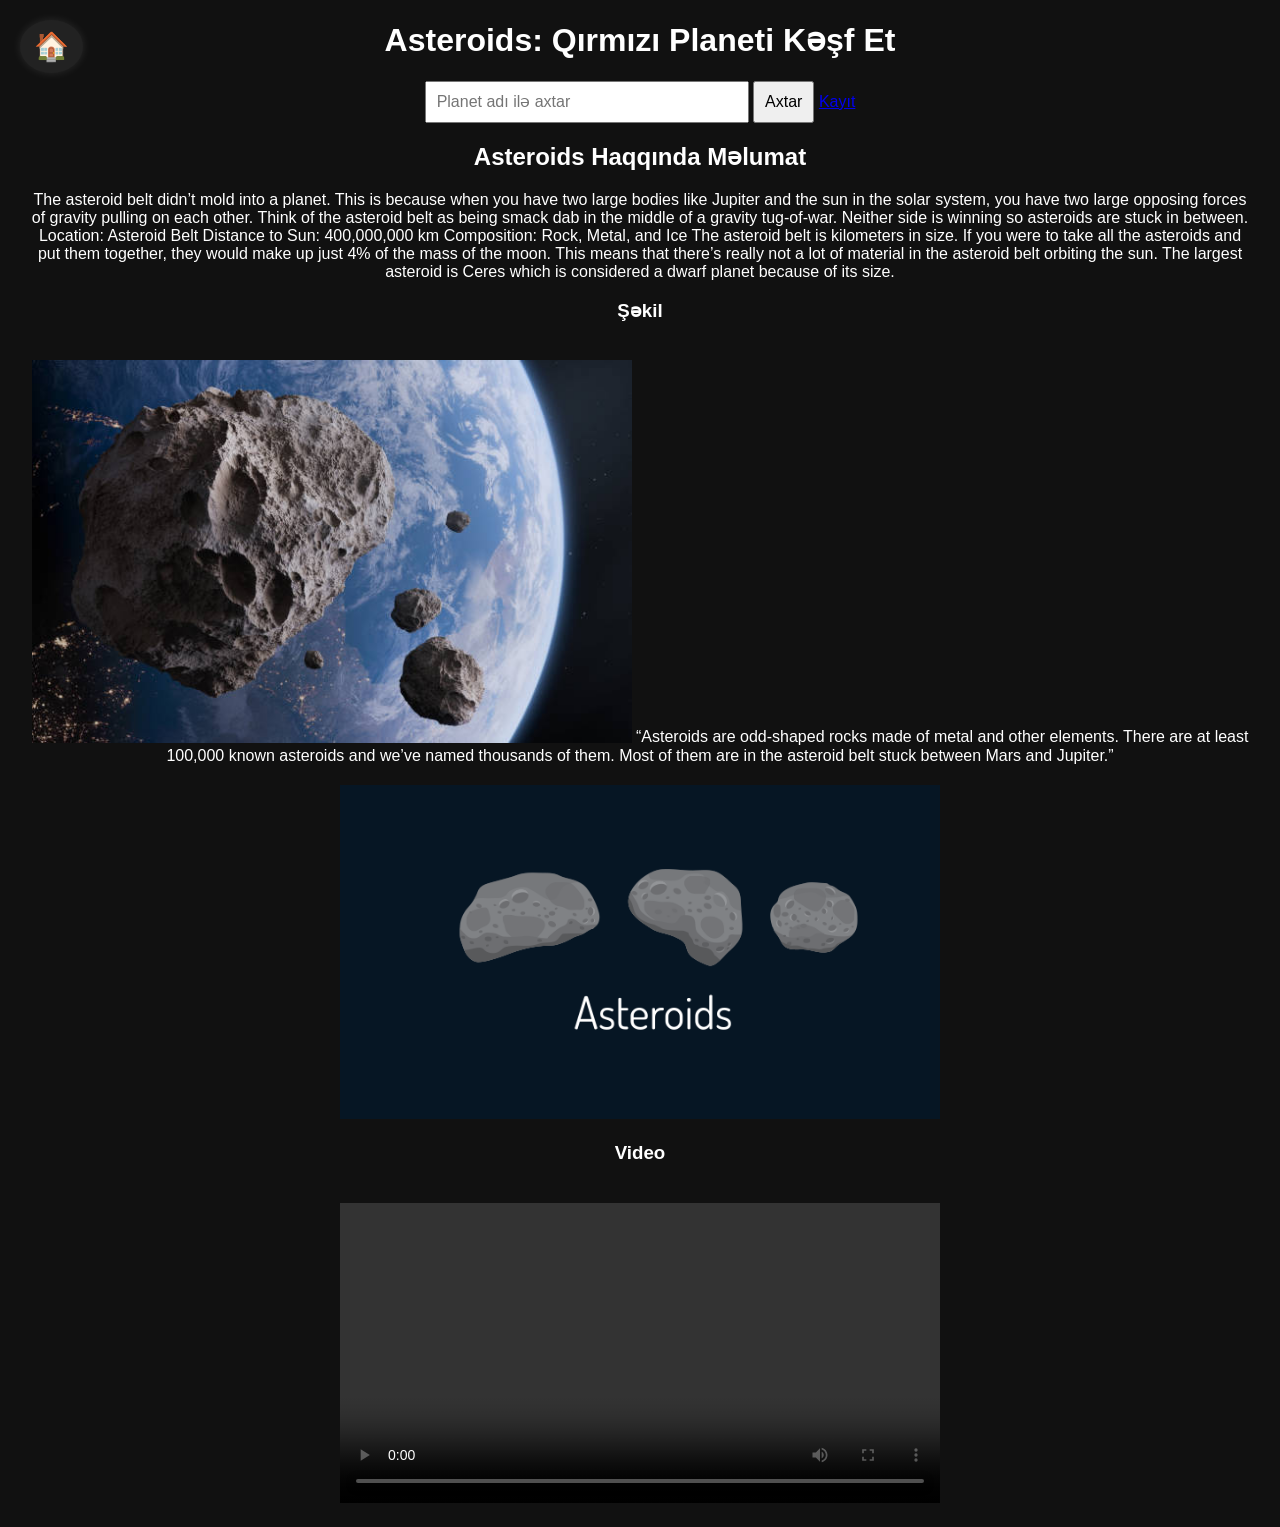
<file: templates/asteroids.html>
<!DOCTYPE html>
<html lang="en">
<head>
    <a href="{{ url_for('home') }}" class="home-button" title="Ana Səhifəyə Qayıt">🏠</a>  
    <meta charset="UTF-8">
    <meta name="viewport" content="width=device-width, initial-scale=1.0">
    <title>Asteroids (Rocky Remnants)</title>
    <style>
        body {
            font-family: Arial, sans-serif;
            background-color: #111;
            color: white;
            text-align: center;
        }
        .content {
            margin: 20px;
        }
        img {
            width: 80%;
            max-width: 600px;
            margin-top: 20px;
        }
        video {
            width: 80%;
            max-width: 600px;
            margin-top: 20px;
        }
        .search {
            margin: 20px 0;
        }
        input[type="text"] {
            padding: 10px;
            font-size: 16px;
            width: 300px;
        }
        button {
            padding: 10px;
            font-size: 16px;
            cursor: pointer;
        }
        .home-button {
            position: absolute;
            top: 20px;
            left: 20px;
            font-size: 28px;
            background-color: #222;
            color: white;
            padding: 10px 14px;
            border-radius: 50%;
            text-decoration: none;
            box-shadow: 0 0 10px rgba(255,255,255,0.1);
            transition: background-color 0.3s ease, transform 0.2s;
            z-index: 1000;
            }

            .home-button:hover {
            background-color: #444;
            transform: scale(1.1);
            }
    </style>
</head>
<body>

    <h1>Asteroids: Qırmızı Planeti Kəşf Et</h1>

    <div class="search">
        <form action="/planet_search" method="get">
            <input type="text" name="query" placeholder="Planet adı ilə axtar" />
            <button type="submit">Axtar</button>
            <a href="/record" class="button">Kayıt</a>
        </form>
    </div>

    <div class="content">
        <h2> Asteroids Haqqında Məlumat </h2>
        <p>The asteroid belt didn’t mold into a planet. This is because when you have two large bodies like Jupiter and the sun in the solar system, you have two large opposing forces of gravity pulling on each other.

            Think of the asteroid belt as being smack dab in the middle of a gravity tug-of-war. Neither side is winning so asteroids are stuck in between.
            
            Location: Asteroid Belt
            Distance to Sun: 400,000,000 km
            Composition: Rock, Metal, and Ice
            The asteroid belt is kilometers in size. If you were to take all the asteroids and put them together, they would make up just 4% of the mass of the moon.
            
            This means that there’s really not a lot of material in the asteroid belt orbiting the sun. The largest asteroid is Ceres which is considered a dwarf planet because of its size.</p>
        
        <h3>Şəkil</h3>
        <img src="../static/img/Asteroids.jpg" alt="Asteroids">
        “Asteroids are odd-shaped rocks made of metal and other elements. There are at least 100,000 known asteroids and we’ve named thousands of them. Most of them are in the asteroid belt stuck between Mars and Jupiter.”
        <img src="../static/img/Asteroids-Feature-678x378.png" alt="Asteroids">
        <h3>Video</h3>
        <video controls>
            <source src="../static/img/16cc53f8bd1dc2041d20247b29a0281d.mp4" type="video/mp4">
            Sizin brauzeriniz video elementini dəstəkləmir.
        </video>
    </div>

</body>
</html>
</file>
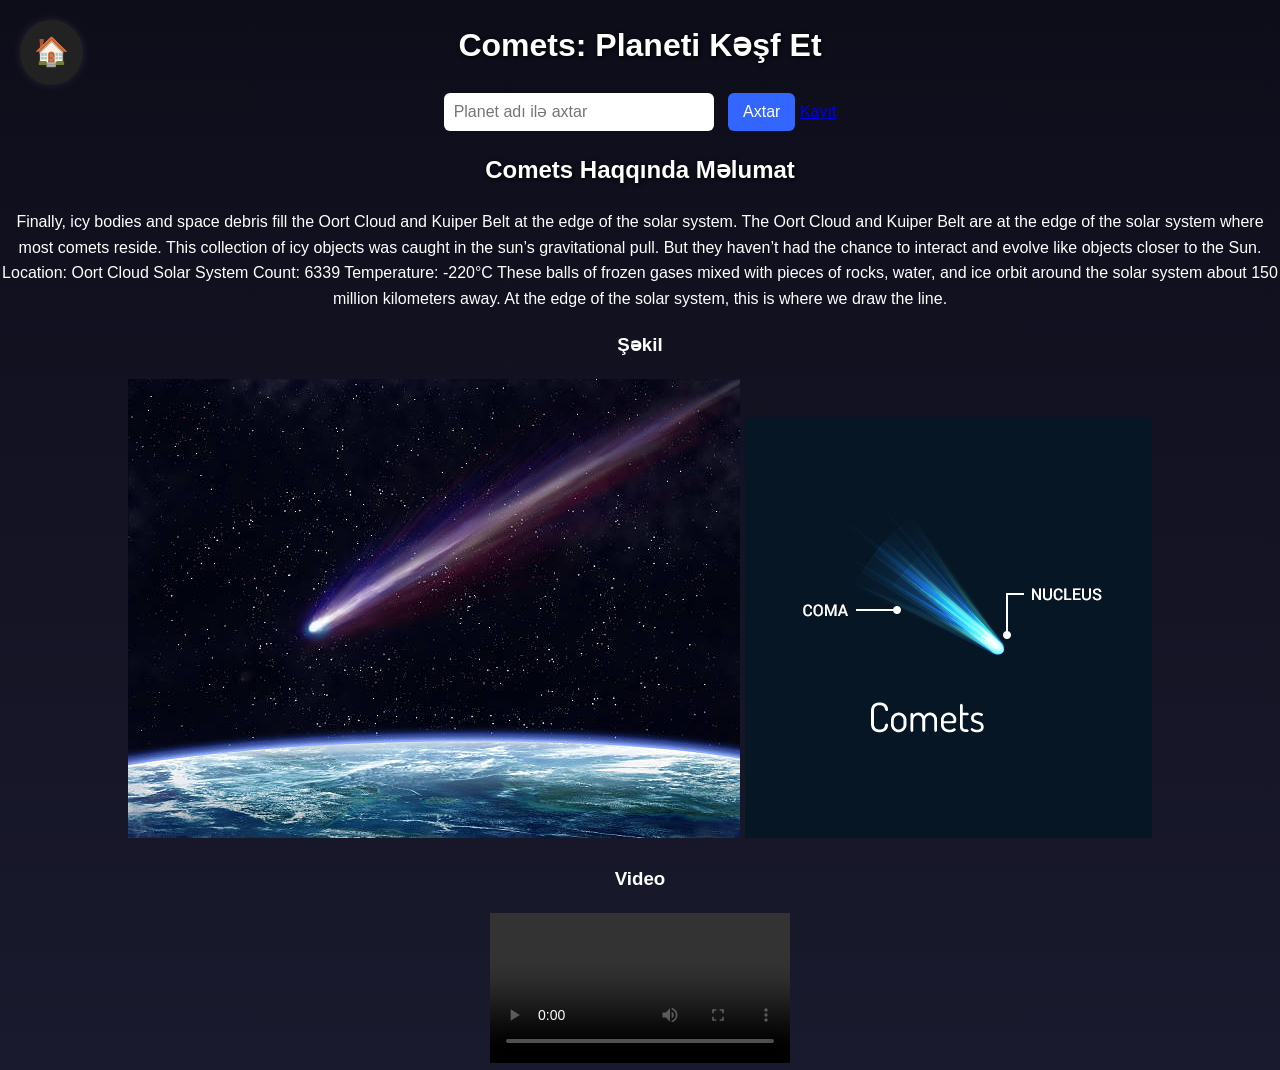
<file: templates/comets.html>
<!DOCTYPE html>
<html lang="en">
<head>
  <!--   <a href="index.html" class="home-button" title="Ana Səhifə"><i class="fas fa-home"></i></a>
  <link rel="stylesheet" href="https://cdnjs.cloudflare.com/ajax/libs/font-awesome/6.5.0/css/all.min.css">
  -->
  <a href="{{ url_for('home') }}" class="home-button" title="Ana Səhifəyə Qayıt">🏠</a>  
    <meta charset="UTF-8">
    <meta name="viewport" content="width=device-width, initial-scale=1.0">
    <title>Comets (Dirty Snowballs)</title>
    <style>
body {
  margin: 0;
  padding: 0;
  font-family: 'Segoe UI', sans-serif;
  background: linear-gradient(to bottom, #0d0d1a, #1a1a2e); /* kosmik tünd bənövşəyi ton */
  color: white;
  min-height: 100vh;
  line-height: 1.6;
  text-align: center;
}

h1, h2 {
  color: #ffffff;
  text-shadow: 1px 1px 4px #000;
  margin-top: 20px;
}

input[type="text"] {
  padding: 10px;
  width: 250px;
  font-size: 16px;
  border: none;
  border-radius: 6px;
  outline: none;
}

button {
  padding: 10px 15px;
  font-size: 16px;
  margin-left: 10px;
  background-color: #3366ff;
  color: white;
  border: none;
  border-radius: 6px;
  cursor: pointer;
  transition: background 0.3s ease;
}

button:hover {
  background-color: #254eda;
}

.info-section {
  padding: 20px;
  max-width: 900px;
  margin: 0 auto;
}

.image-section {
  display: flex;
  justify-content: center;
  flex-wrap: wrap;
  gap: 30px;
  margin: 40px 0;
}

.image-section img {
  width: 100%;
  max-width: 400px;
  height: auto;
  border-radius: 10px;
  box-shadow: 0 0 15px rgba(255, 255, 255, 0.1);
  transition: transform 0.3s ease;
}

.image-section img:hover {
  transform: scale(1.05);
}

.home-button {
  position: absolute;
  top: 20px;
  left: 20px;
  font-size: 28px;
  background-color: #222;
  color: white;
  padding: 10px 14px;
  border-radius: 50%;
  text-decoration: none;
  box-shadow: 0 0 10px rgba(255,255,255,0.1);
  transition: background-color 0.3s ease, transform 0.2s;
  z-index: 1000;
}

.home-button:hover {
  background-color: #444;
  transform: scale(1.1);
}
button[name="action"][value="kaydet"] {
  border-color: yellow;
  color: yellow;
}

button:hover {
  background-color: #21262d;
}
</style>
</head>
<body>

    <h1>Comets:  Planeti Kəşf Et</h1>

    <div class="search">
        <form action="/planet_search" method="get">
            <input type="text" name="query" placeholder="Planet adı ilə axtar" />
            <button type="submit">Axtar</button>
            <a href="/record" class="button">Kayıt</a>
        </form>
    </div>

    <div class="content">
        <h2> Comets Haqqında Məlumat </h2>
        <p>Finally, icy bodies and space debris fill the Oort Cloud and Kuiper Belt at the edge of the solar system. The Oort Cloud and Kuiper Belt are at the edge of the solar system where most comets reside.

            This collection of icy objects was caught in the sun’s gravitational pull. But they haven’t had the chance to interact and evolve like objects closer to the Sun.
            
            Location: Oort Cloud
            Solar System Count: 6339
            Temperature: -220°C
            These balls of frozen gases mixed with pieces of rocks, water, and ice orbit around the solar system about 150 million kilometers away. At the edge of the solar system, this is where we draw the line.</p>
        
        <h3>Şəkil</h3>
        <img src="../static/img/Comets.jpg" alt="Comets">
        <img src="../static/img/Comet-Anatomy.png" alt="Comet-Anatomy">
        <h3>Video</h3>
        <video controls>
            <source src="../static/img/fce7eeb2d17cba6829605483360319ed.mp4" type="video/mp4">
            Sizin brauzeriniz video elementini dəstəkləmir.
        </video>
    </div>

</body>
</html>
</file>
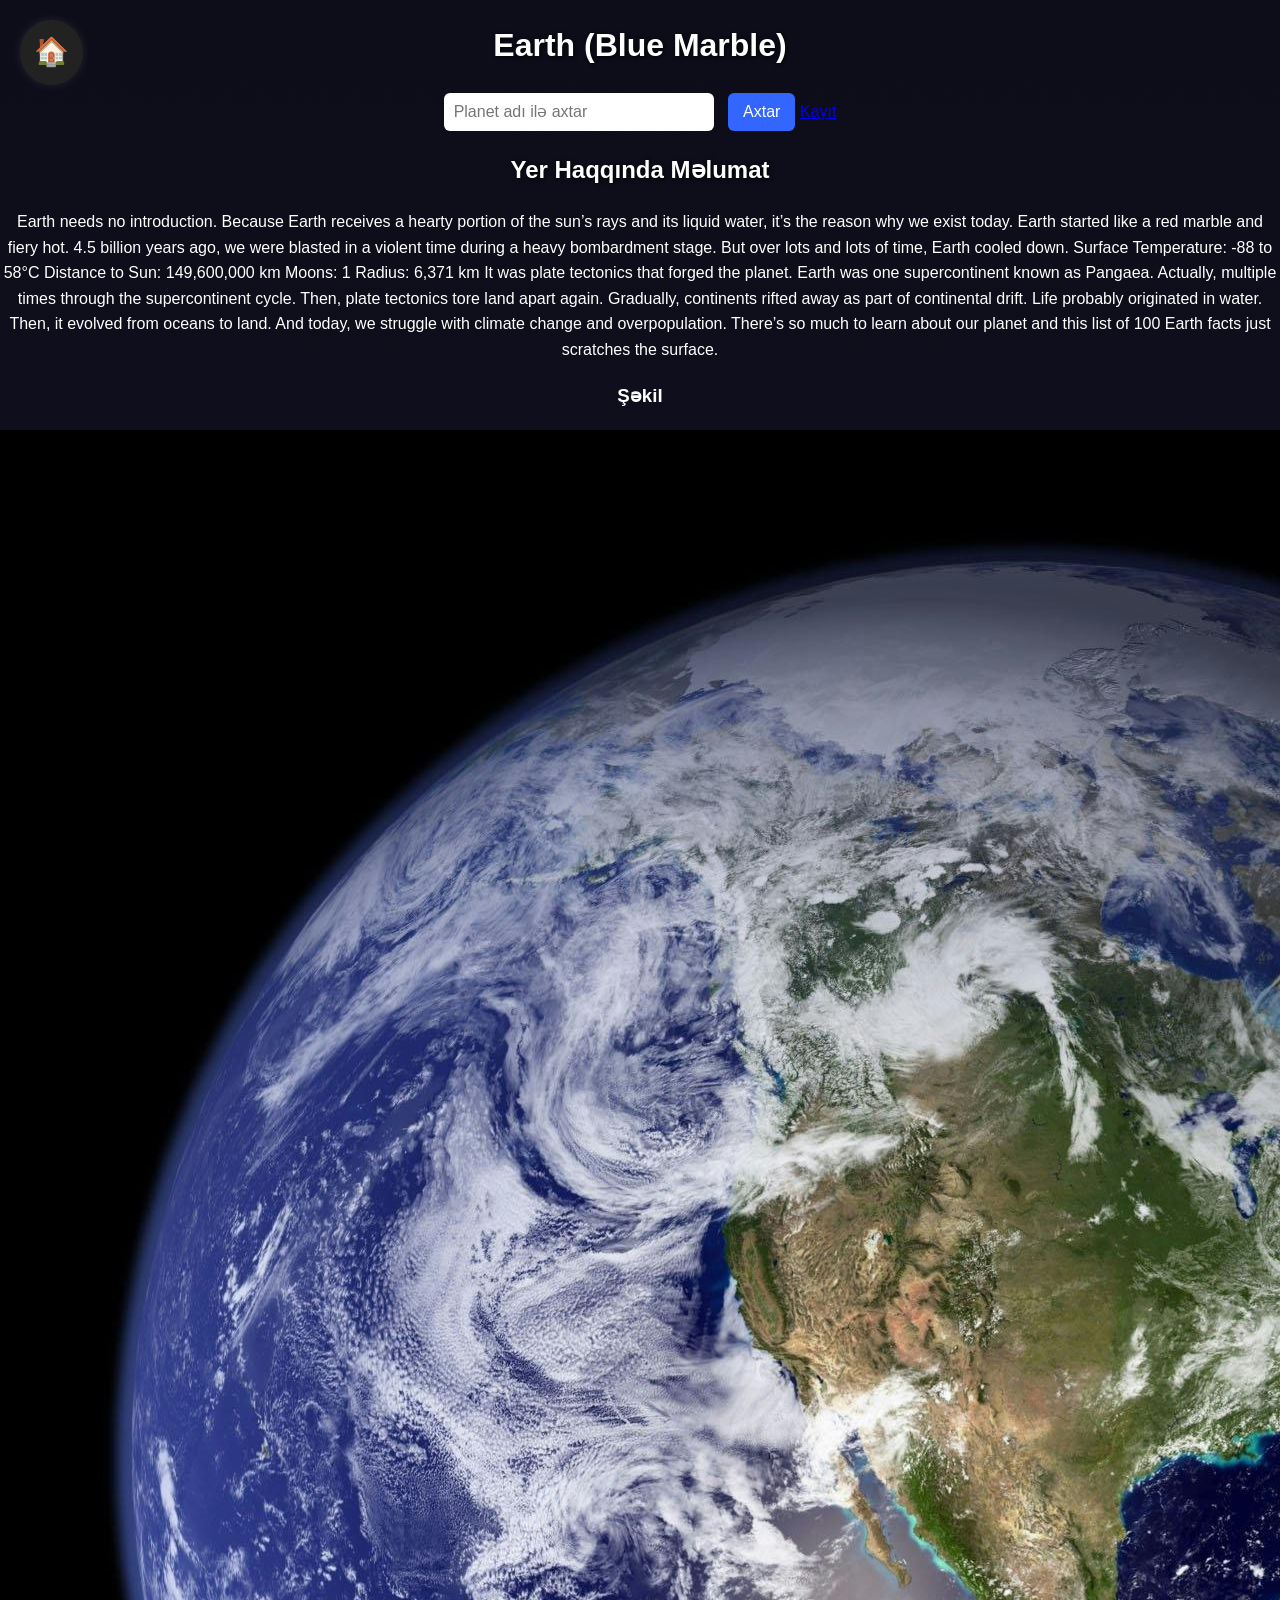
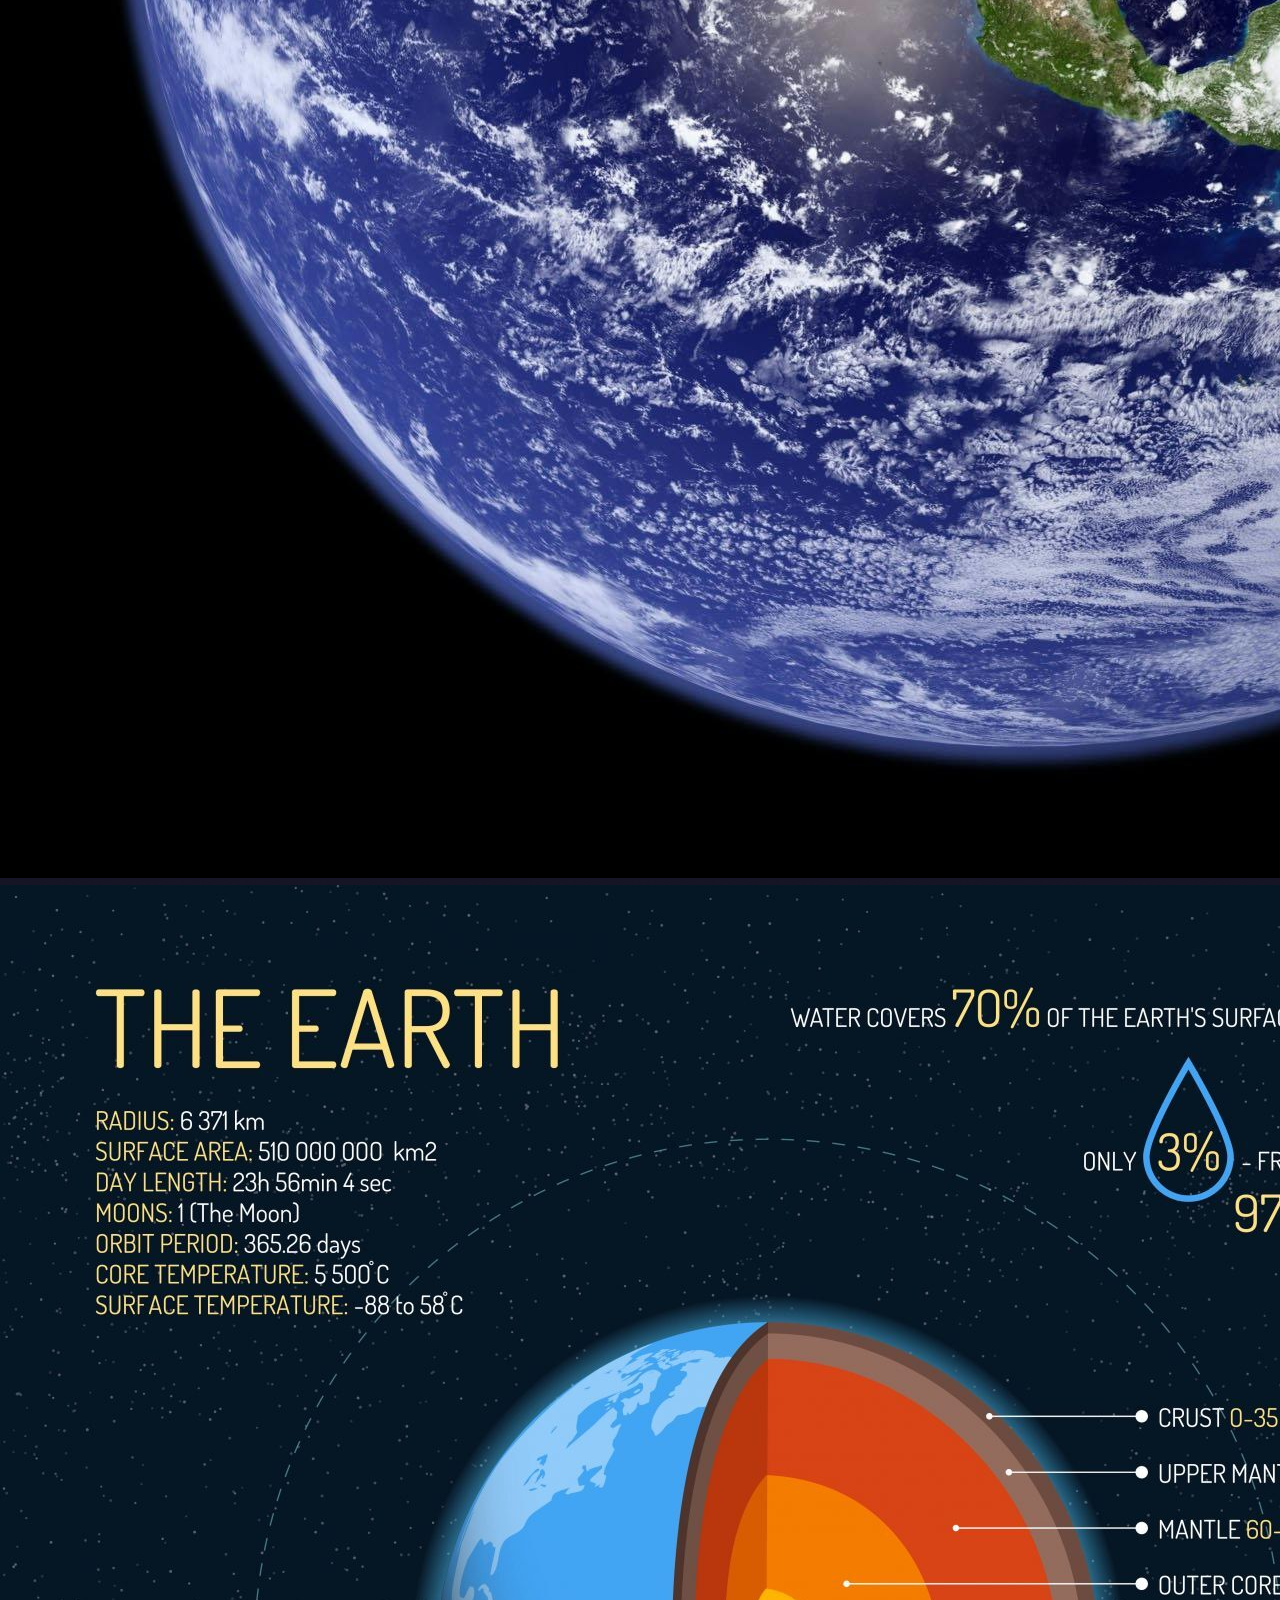
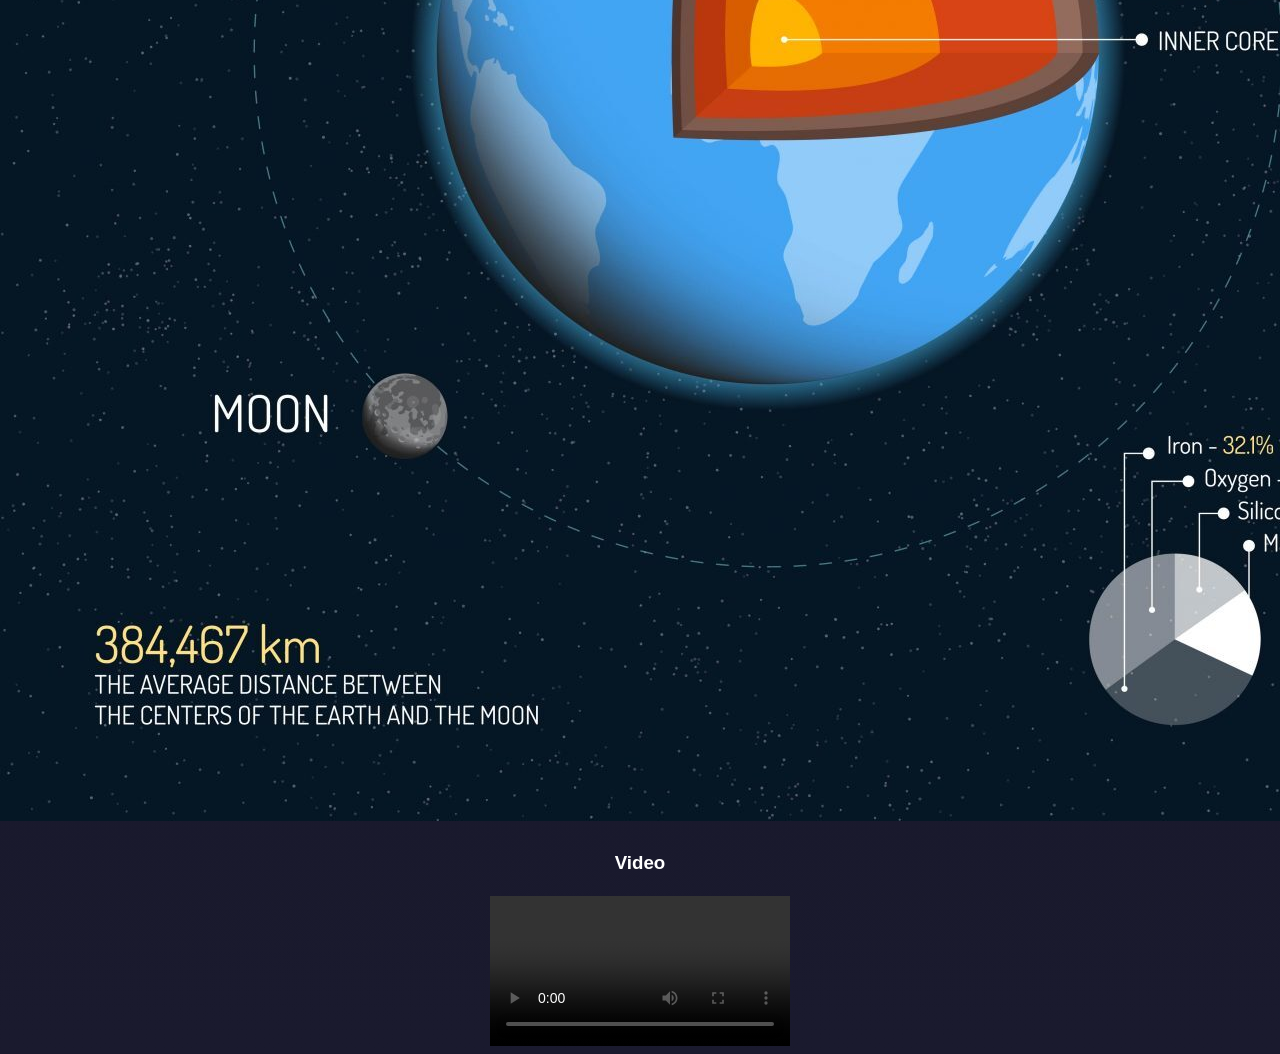
<file: templates/earth.html>
<!DOCTYPE html>
<html lang="en">
<head>
  <a href="{{ url_for('home') }}" class="home-button" title="Ana Səhifəyə Qayıt">🏠</a>  
    <meta charset="UTF-8">
    <meta name="viewport" content="width=device-width, initial-scale=1.0">
    <title>Yer i kəşf Et</title>
    <style>
        body {
          margin: 0;
          padding: 0;
          font-family: 'Segoe UI', sans-serif;
          background: linear-gradient(to bottom, #0d0d1a, #1a1a2e); /* kosmik tünd bənövşəyi ton */
          color: white;
          min-height: 100vh;
          line-height: 1.6;
          text-align: center;
        }
        
        h1, h2 {
          color: #ffffff;
          text-shadow: 1px 1px 4px #000;
          margin-top: 20px;
        }
        
        input[type="text"] {
          padding: 10px;
          width: 250px;
          font-size: 16px;
          border: none;
          border-radius: 6px;
          outline: none;
        }
        
        button {
          padding: 10px 15px;
          font-size: 16px;
          margin-left: 10px;
          background-color: #3366ff;
          color: white;
          border: none;
          border-radius: 6px;
          cursor: pointer;
          transition: background 0.3s ease;
        }
        
        button:hover {
          background-color: #254eda;
        }
        
        .info-section {
          padding: 20px;
          max-width: 900px;
          margin: 0 auto;
        }
        
        .image-section {
          display: flex;
          justify-content: center;
          flex-wrap: wrap;
          gap: 30px;
          margin: 40px 0;
        }
        
        .image-section img {
          width: 100%;
          max-width: 400px;
          height: auto;
          border-radius: 10px;
          box-shadow: 0 0 15px rgba(255, 255, 255, 0.1);
          transition: transform 0.3s ease;
        }
        
        .image-section img:hover {
          transform: scale(1.05);
        }
        .home-button {
  position: absolute;
  top: 20px;
  left: 20px;
  font-size: 28px;
  background-color: #222;
  color: white;
  padding: 10px 14px;
  border-radius: 50%;
  text-decoration: none;
  box-shadow: 0 0 10px rgba(255,255,255,0.1);
  transition: background-color 0.3s ease, transform 0.2s;
  z-index: 1000;
}

.home-button:hover {
  background-color: #444;
  transform: scale(1.1);
}
        
button[name="action"][value="kaydet"] {
  border-color: yellow;
  color: yellow;
}

button:hover {
  background-color: #21262d;
}
            </style>
</head>
<body>

    <h1>Earth (Blue Marble)</h1>

    <div class="search">
        <form action="/planet_search" method="get">
            <input type="text" name="query" placeholder="Planet adı ilə axtar" />
            <button type="submit">Axtar</button>
            <a href="/record" class="button">Kayıt</a>
        </form>
    </div>

    <div class="content">
        <h2> Yer Haqqında Məlumat </h2>
        <p>Earth needs no introduction. Because Earth receives a hearty portion of the sun’s rays and its liquid water, it’s the reason why we exist today.

            Earth started like a red marble and fiery hot. 4.5 billion years ago, we were blasted in a violent time during a heavy bombardment stage. But over lots and lots of time, Earth cooled down.
            
            Surface Temperature: -88 to 58°C
            Distance to Sun: 149,600,000 km
            Moons: 1
            Radius: 6,371 km
            It was plate tectonics that forged the planet. Earth was one supercontinent known as Pangaea. Actually, multiple times through the supercontinent cycle. Then, plate tectonics tore land apart again. Gradually, continents rifted away as part of continental drift.
            
            Life probably originated in water. Then, it evolved from oceans to land. And today, we struggle with climate change and overpopulation. There’s so much to learn about our planet and this list of 100 Earth facts just scratches the surface.</p>
        
        <h3>Şəkil</h3>
        <img src="../static/img/Earth.jpg" alt="Earth">
        <img src="../static/img/The-Earth-1536x1536.jpg" alt="Earth">
        <h3>Video</h3>
        <video controls>
            <source src="../static/img/fba91dacfbfd79c620ba7ea97ae03382.mp4" type="video/mp4">
            Sizin brauzeriniz video elementini dəstəkləmir.
        </video>
    </div>

</body>
</html>
</file>
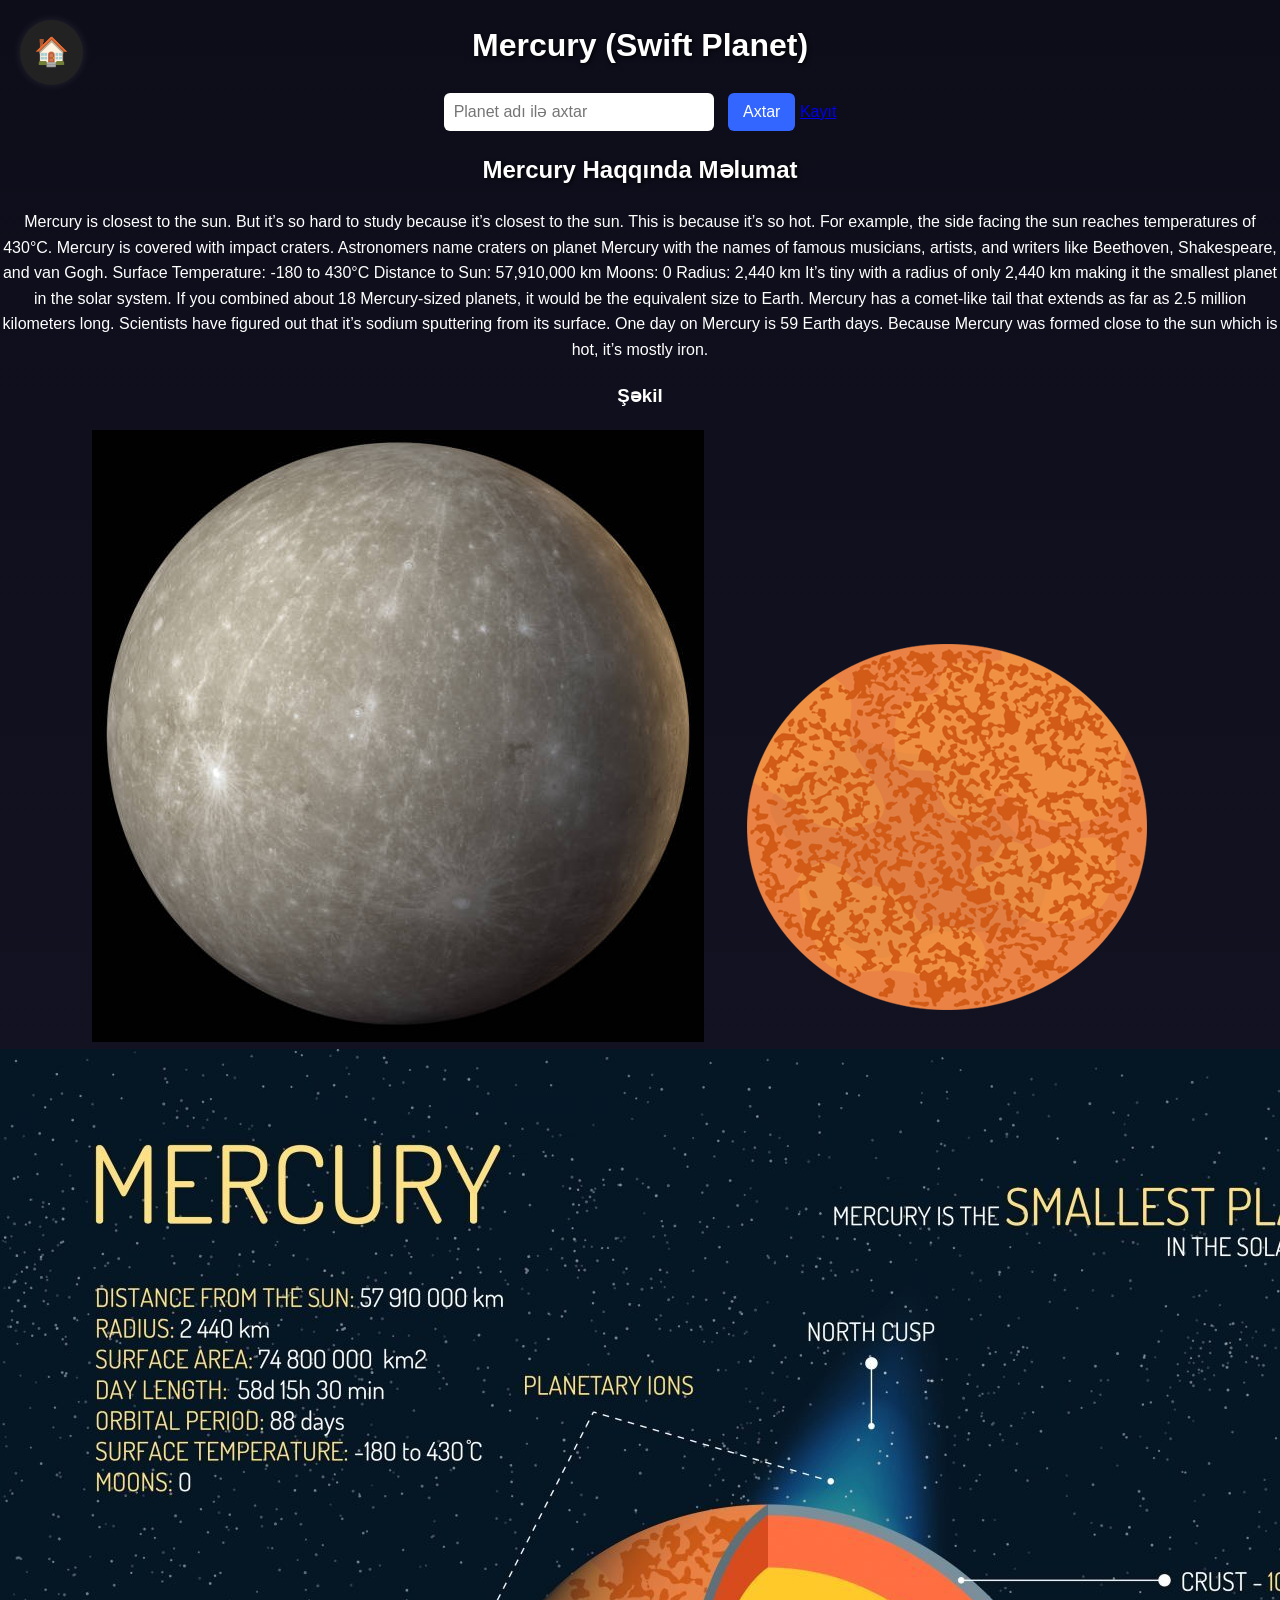
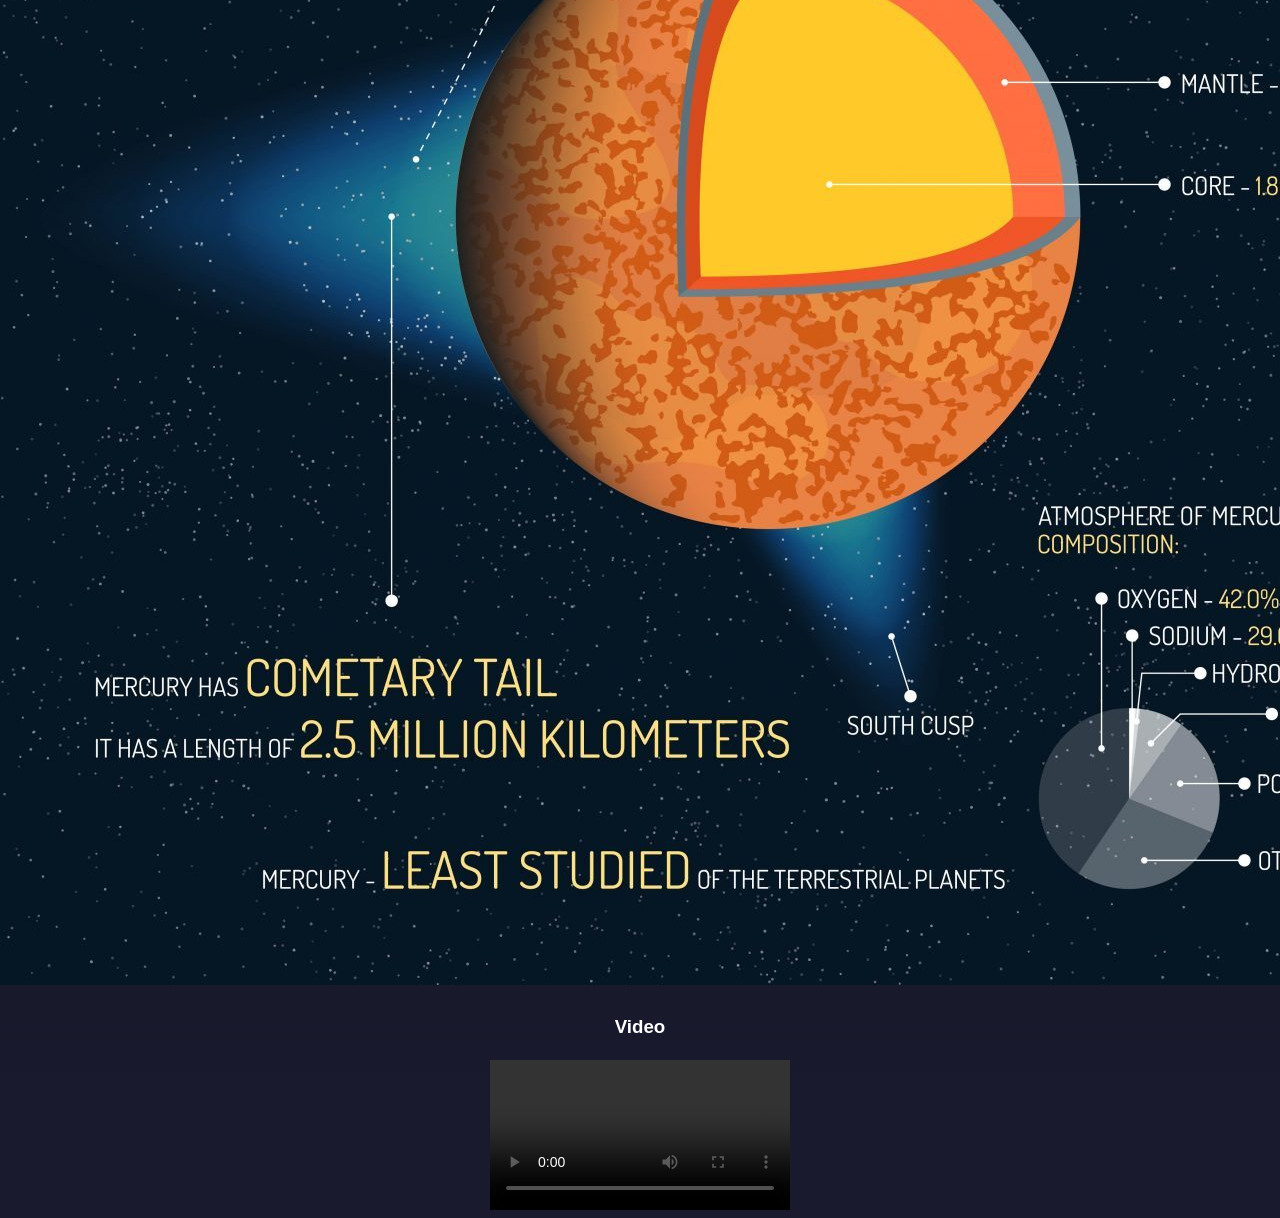
<file: templates/mercury.html>
<!DOCTYPE html>
<html lang="en">
<head>
  <a href="{{ url_for('home') }}" class="home-button" title="Ana Səhifəyə Qayıt">🏠</a>  
    <meta charset="UTF-8">
    <meta name="viewport" content="width=device-width, initial-scale=1.0">
    <title>Mercury (Swift Planet)</title>
    <style>
        body {
          margin: 0;
          padding: 0;
          font-family: 'Segoe UI', sans-serif;
          background: linear-gradient(to bottom, #0d0d1a, #1a1a2e); /* kosmik tünd bənövşəyi ton */
          color: white;
          min-height: 100vh;
          line-height: 1.6;
          text-align: center;
        }
        
        h1, h2 {
          color: #ffffff;
          text-shadow: 1px 1px 4px #000;
          margin-top: 20px;
        }
        
        input[type="text"] {
          padding: 10px;
          width: 250px;
          font-size: 16px;
          border: none;
          border-radius: 6px;
          outline: none;
        }
        
        button {
          padding: 10px 15px;
          font-size: 16px;
          margin-left: 10px;
          background-color: #3366ff;
          color: white;
          border: none;
          border-radius: 6px;
          cursor: pointer;
          transition: background 0.3s ease;
        }
        
        button:hover {
          background-color: #254eda;
        }
        
        .info-section {
          padding: 20px;
          max-width: 900px;
          margin: 0 auto;
        }
        
        .image-section {
          display: flex;
          justify-content: center;
          flex-wrap: wrap;
          gap: 30px;
          margin: 40px 0;
        }
        
        .image-section img {
          width: 100%;
          max-width: 400px;
          height: auto;
          border-radius: 10px;
          box-shadow: 0 0 15px rgba(255, 255, 255, 0.1);
          transition: transform 0.3s ease;
        }
        
        .image-section img:hover {
          transform: scale(1.05);
        }
        .home-button {
  position: absolute;
  top: 20px;
  left: 20px;
  font-size: 28px;
  background-color: #222;
  color: white;
  padding: 10px 14px;
  border-radius: 50%;
  text-decoration: none;
  box-shadow: 0 0 10px rgba(255,255,255,0.1);
  transition: background-color 0.3s ease, transform 0.2s;
  z-index: 1000;
}

.home-button:hover {
  background-color: #444;
  transform: scale(1.1);
}
button[name="action"][value="kaydet"] {
  border-color: yellow;
  color: yellow;
}

button:hover {
  background-color: #21262d;
}        
            </style>
</head>
<body>

    <h1>Mercury (Swift Planet)</h1>

    <div class="search">
        <form action="/planet_search" method="get">
            <input type="text" name="query" placeholder="Planet adı ilə axtar" />
            <button type="submit">Axtar</button>
            <a href="/record" class="button">Kayıt</a>
        </form>
    </div>

    <div class="content">
        <h2> Mercury Haqqında Məlumat </h2>
        <p>Mercury is closest to the sun. But it’s so hard to study because it’s closest to the sun. This is because it’s so hot. For example, the side facing the sun reaches temperatures of 430°C.

            Mercury is covered with impact craters. Astronomers name craters on planet Mercury with the names of famous musicians, artists, and writers like Beethoven, Shakespeare, and van Gogh.
            
            Surface Temperature: -180 to 430°C
            Distance to Sun: 57,910,000 km
            Moons: 0
            Radius: 2,440 km
            It’s tiny with a radius of only 2,440 km making it the smallest planet in the solar system. If you combined about 18 Mercury-sized planets, it would be the equivalent size to Earth.
            
            Mercury has a comet-like tail that extends as far as 2.5 million kilometers long. Scientists have figured out that it’s sodium sputtering from its surface.
            
            One day on Mercury is 59 Earth days. Because Mercury was formed close to the sun which is hot, it’s mostly iron.</p>
        
        <h3>Şəkil</h3>
        <img src="../static/img/Mercury.jpg" alt="Mercury">
        <img src="../static/img/Mercury-Transparent-1.png" alt="Mercury-Transparent-1">
        <img src="../static/img/Mercury-1536x1536.jpg" alt="Mercury">
        <h3>Video</h3>
        <video controls>
            <source src="../static/img/4fa010204a19bb461611bbc19f687559.mp4" type="video/mp4">
            Sizin brauzeriniz video elementini dəstəkləmir.
        </video>
    </div>

</body>
</html>
</file>
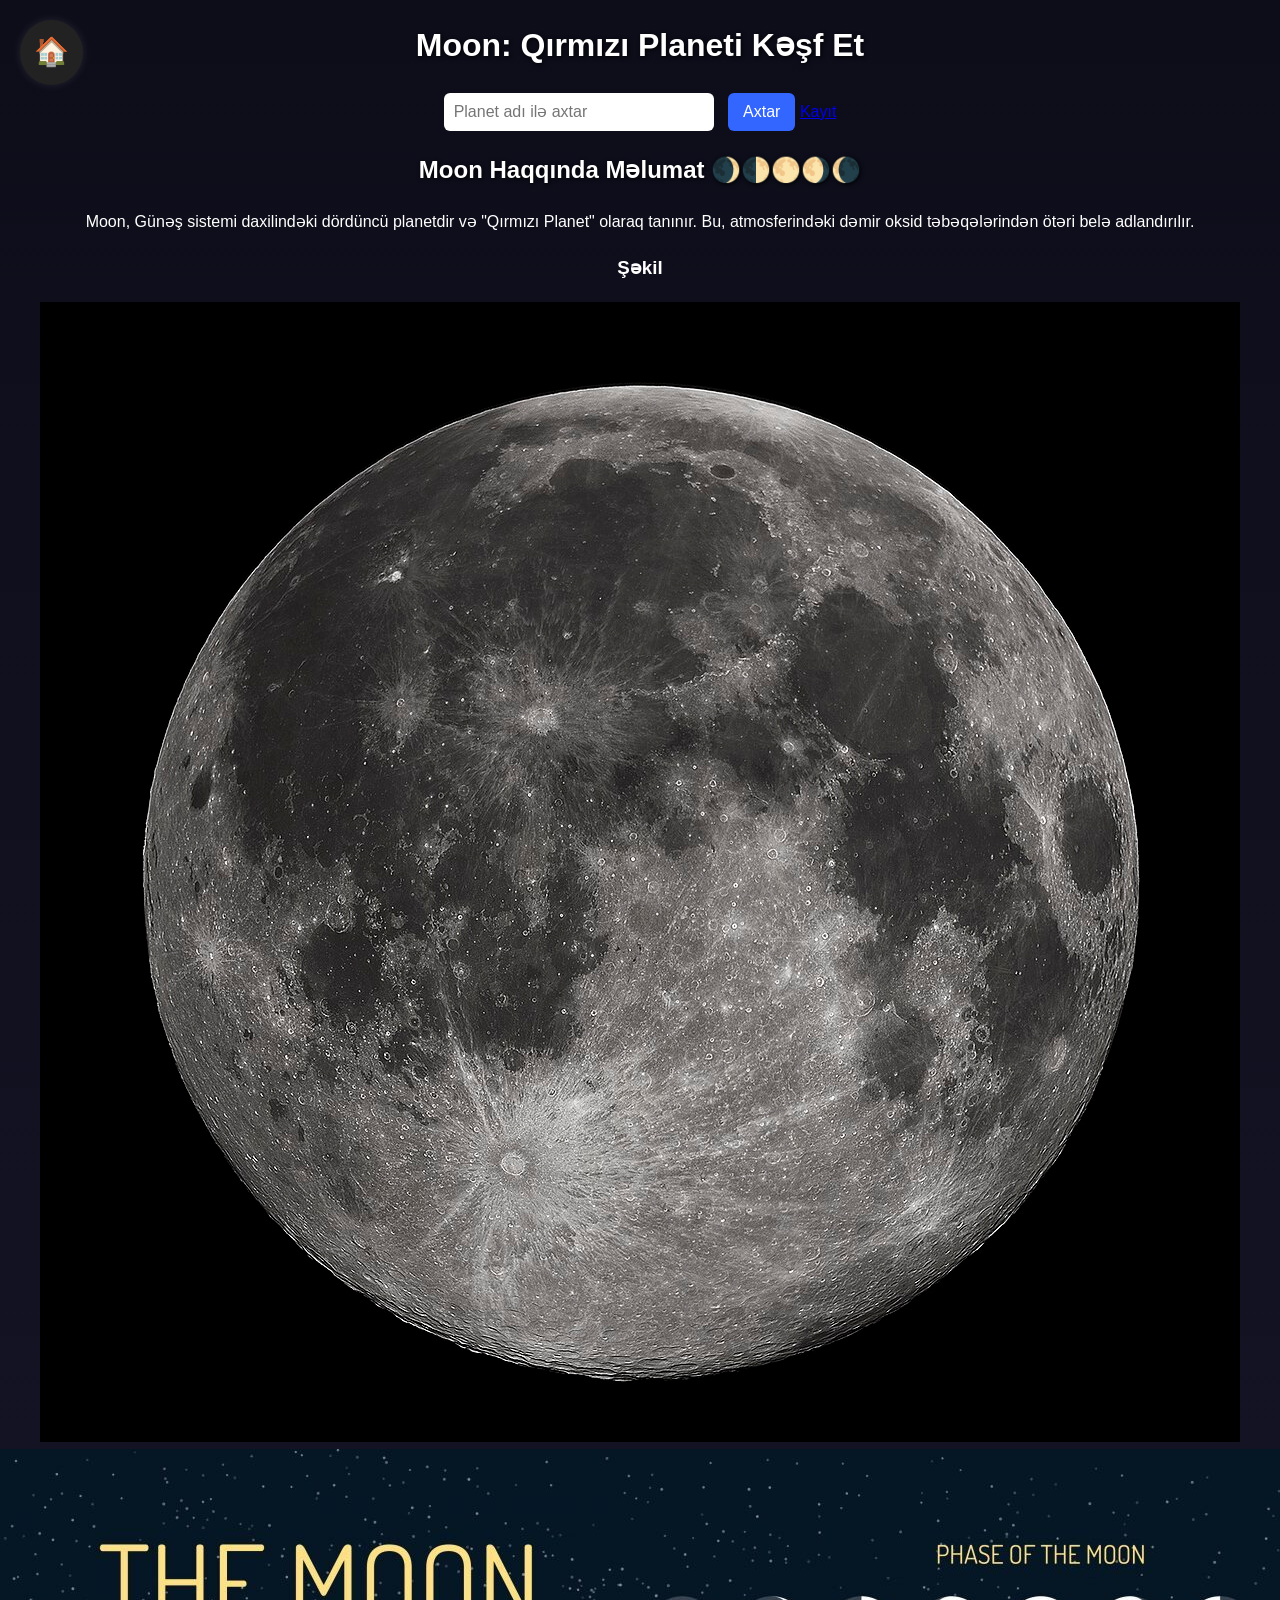
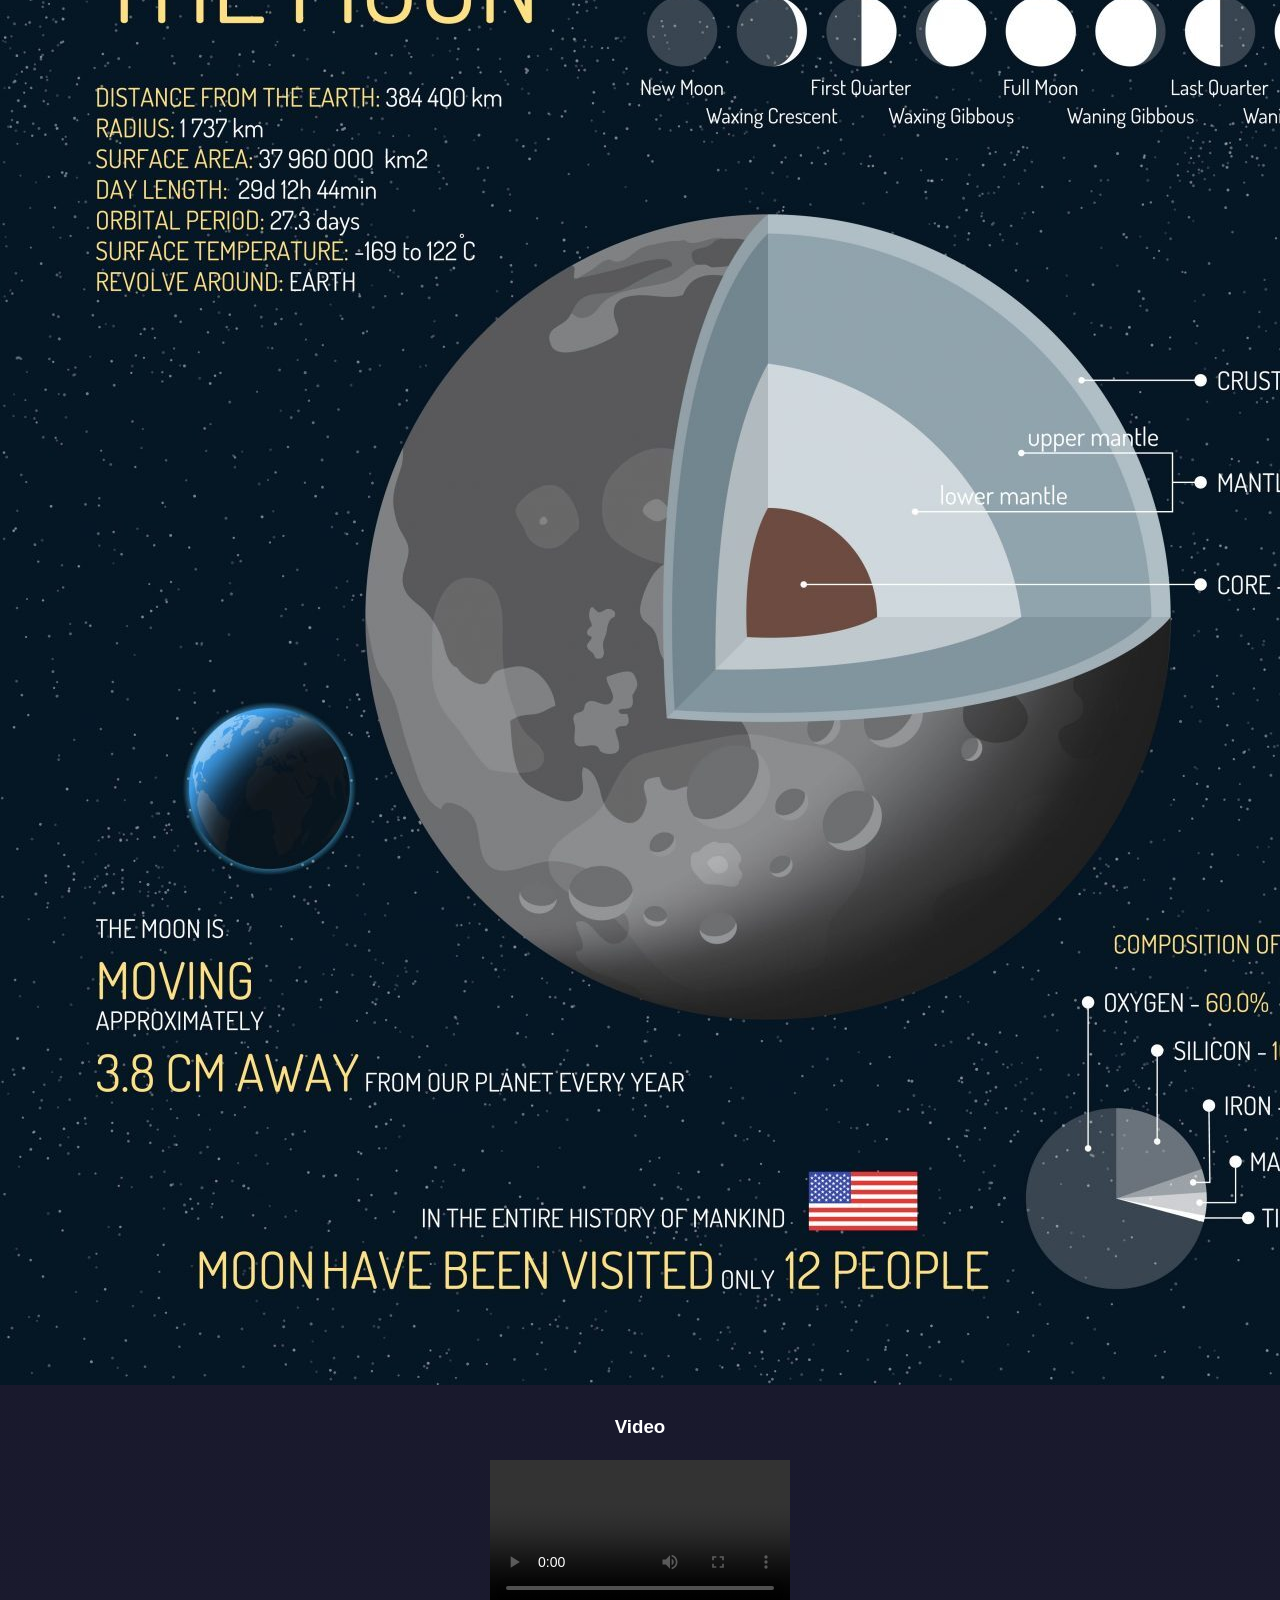
<file: templates/moon.html>
<!DOCTYPE html>
<html lang="en">
<head>
  <a href="{{ url_for('home') }}" class="home-button" title="Ana Səhifəyə Qayıt">🏠</a>  
    <meta charset="UTF-8">
    <meta name="viewport" content="width=device-width, initial-scale=1.0">
    <title>The Moon</title>
    <style>
        body {
          margin: 0;
          padding: 0;
          font-family: 'Segoe UI', sans-serif;
          background: linear-gradient(to bottom, #0d0d1a, #1a1a2e); /* kosmik tünd bənövşəyi ton */
          color: white;
          min-height: 100vh;
          line-height: 1.6;
          text-align: center;
        }
        
        h1, h2 {
          color: #ffffff;
          text-shadow: 1px 1px 4px #000;
          margin-top: 20px;
        }
        
        input[type="text"] {
          padding: 10px;
          width: 250px;
          font-size: 16px;
          border: none;
          border-radius: 6px;
          outline: none;
        }
        
        button {
          padding: 10px 15px;
          font-size: 16px;
          margin-left: 10px;
          background-color: #3366ff;
          color: white;
          border: none;
          border-radius: 6px;
          cursor: pointer;
          transition: background 0.3s ease;
        }
        
        button:hover {
          background-color: #254eda;
        }
        
        .info-section {
          padding: 20px;
          max-width: 900px;
          margin: 0 auto;
        }
        
        .image-section {
          display: flex;
          justify-content: center;
          flex-wrap: wrap;
          gap: 30px;
          margin: 40px 0;
        }
        
        .image-section img {
          width: 100%;
          max-width: 400px;
          height: auto;
          border-radius: 10px;
          box-shadow: 0 0 15px rgba(255, 255, 255, 0.1);
          transition: transform 0.3s ease;
        }
        
        .image-section img:hover {
          transform: scale(1.05);
        }
        .home-button {
  position: absolute;
  top: 20px;
  left: 20px;
  font-size: 28px;
  background-color: #222;
  color: white;
  padding: 10px 14px;
  border-radius: 50%;
  text-decoration: none;
  box-shadow: 0 0 10px rgba(255,255,255,0.1);
  transition: background-color 0.3s ease, transform 0.2s;
  z-index: 1000;
}

.home-button:hover {
  background-color: #444;
  transform: scale(1.1);
}
button[name="action"][value="kaydet"] {
  border-color: yellow;
  color: yellow;
}

button:hover {
  background-color: #21262d;
}
        
            </style>
</head>
<body>

    <h1>Moon: Qırmızı Planeti Kəşf Et</h1>

    <div class="search">
        <form action="/planet_search" method="get">
            <input type="text" name="query" placeholder="Planet adı ilə axtar" />
            <button type="submit">Axtar</button>
            <a href="/record" class="button">Kayıt</a>
        </form>
    </div>

    <div class="content">
        <h2> Moon Haqqında Məlumat 🌒🌓🌕🌖🌘</h2>
        <p>Moon, Günəş sistemi daxilindəki dördüncü planetdir və "Qırmızı Planet" olaraq tanınır. Bu, atmosferindəki dəmir oksid təbəqələrindən ötəri belə adlandırılır.</p>
        
        <h3>Şəkil</h3>
        <img src="../static/img/Moon.jpg" alt="Moon">
        <img src="../static/img/The-Moon-1536x1536.jpg" alt="Moon">
        <h3>Video</h3>
        <video controls>
            <source src="../static/img/c3eda2429d46d727f92c2176f177a39a.mp4" type="video/mp4">
            Sizin brauzeriniz video elementini dəstəkləmir.
        </video>
    </div>

</body>
</html>
</file>
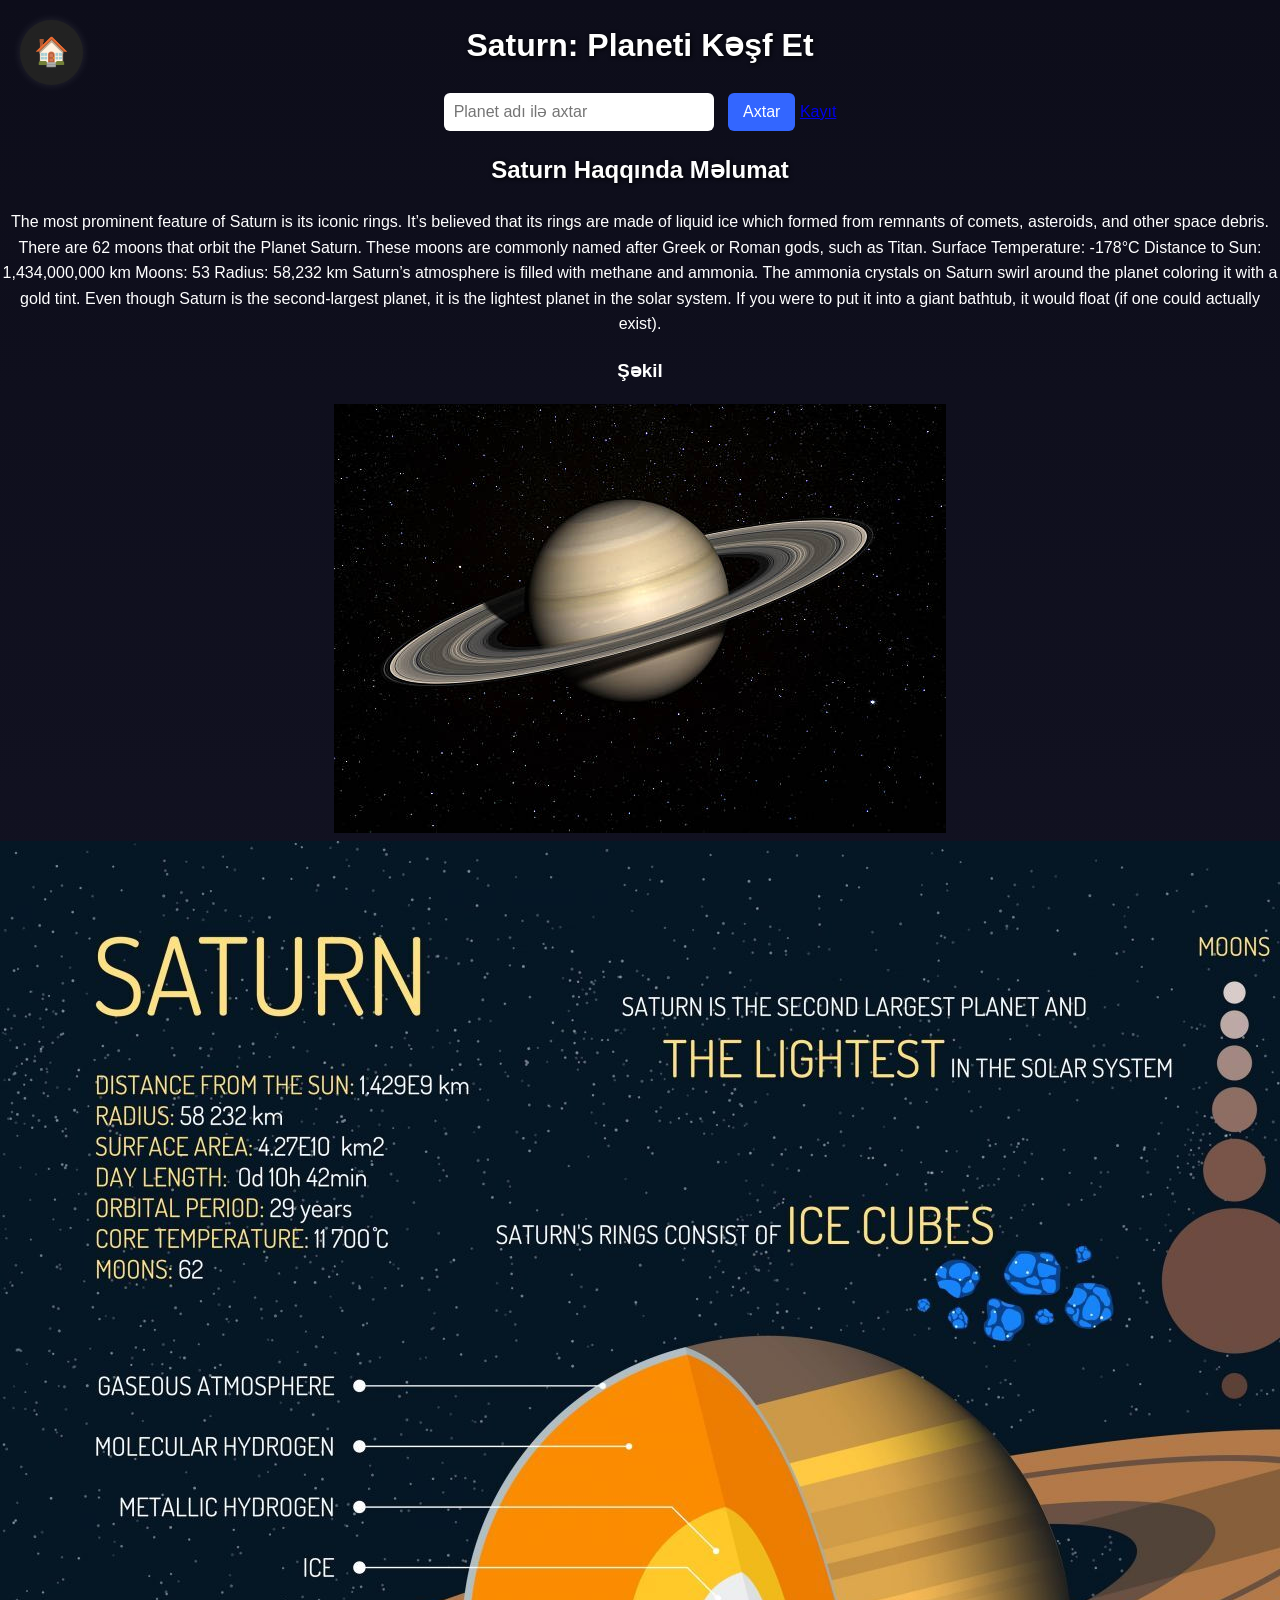
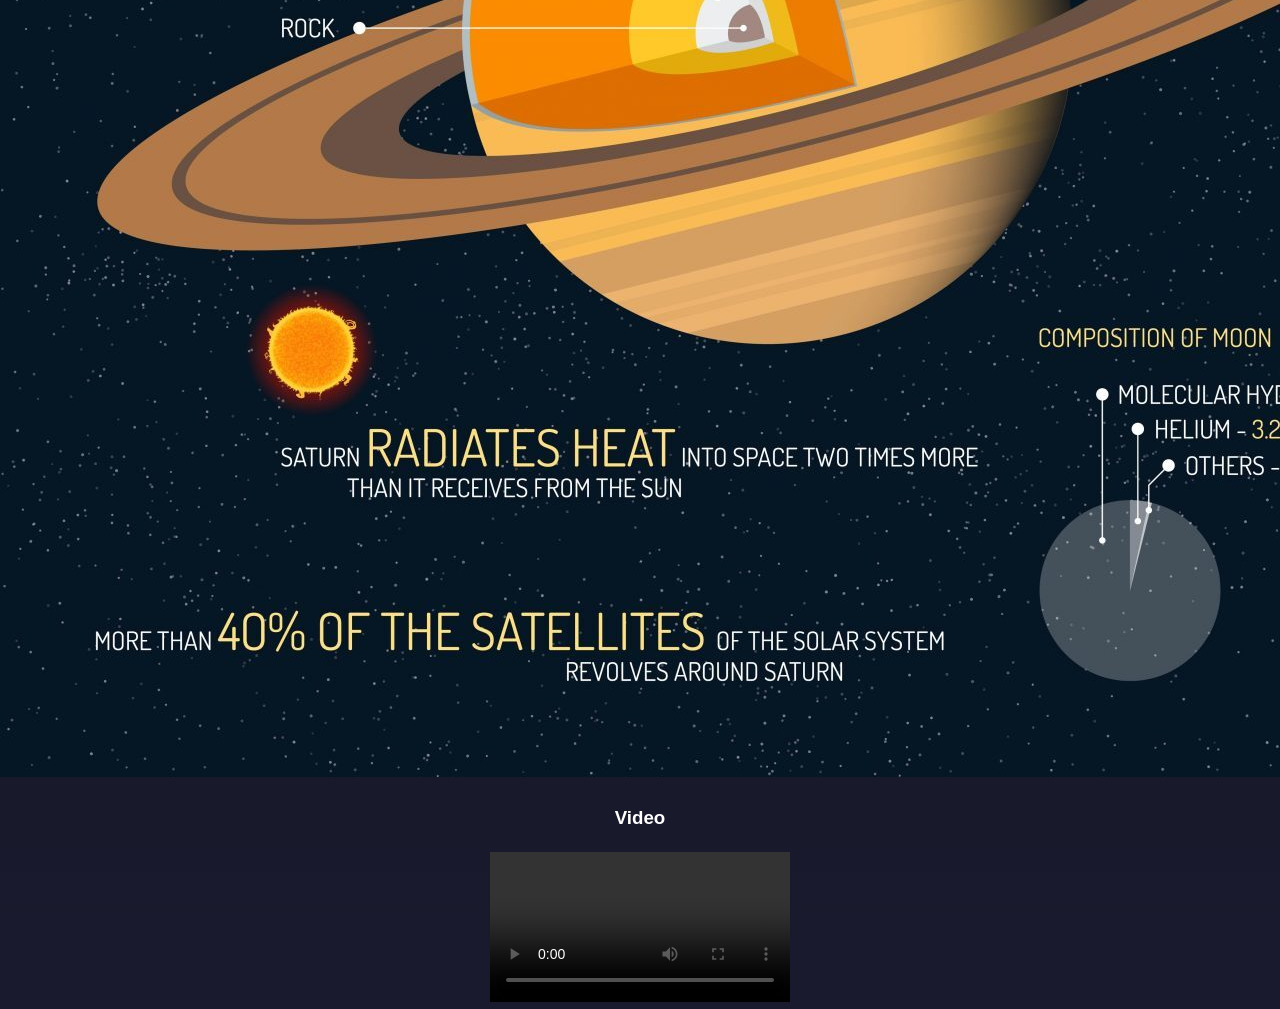
<file: templates/saturn.html>
<!DOCTYPE html>
<html lang="en">
<head>
  <a href="{{ url_for('home') }}" class="home-button" title="Ana Səhifəyə Qayıt">🏠</a>  
    <meta charset="UTF-8">
    <meta name="viewport" content="width=device-width, initial-scale=1.0">
    <title>Saturn (Ringed Planet)</title>
    <style>
        body {
          margin: 0;
          padding: 0;
          font-family: 'Segoe UI', sans-serif;
          background: linear-gradient(to bottom, #0d0d1a, #1a1a2e); /* kosmik tünd bənövşəyi ton */
          color: white;
          min-height: 100vh;
          line-height: 1.6;
          text-align: center;
        }
        
        h1, h2 {
          color: #ffffff;
          text-shadow: 1px 1px 4px #000;
          margin-top: 20px;
        }
        
        input[type="text"] {
          padding: 10px;
          width: 250px;
          font-size: 16px;
          border: none;
          border-radius: 6px;
          outline: none;
        }
        
        button {
          padding: 10px 15px;
          font-size: 16px;
          margin-left: 10px;
          background-color: #3366ff;
          color: white;
          border: none;
          border-radius: 6px;
          cursor: pointer;
          transition: background 0.3s ease;
        }
        
        button:hover {
          background-color: #254eda;
        }
        
        .info-section {
          padding: 20px;
          max-width: 900px;
          margin: 0 auto;
        }
        
        .image-section {
          display: flex;
          justify-content: center;
          flex-wrap: wrap;
          gap: 30px;
          margin: 40px 0;
        }
        
        .image-section img {
          width: 100%;
          max-width: 400px;
          height: auto;
          border-radius: 10px;
          box-shadow: 0 0 15px rgba(255, 255, 255, 0.1);
          transition: transform 0.3s ease;
        }
        
        .image-section img:hover {
          transform: scale(1.05);
        }
        .home-button {
  position: absolute;
  top: 20px;
  left: 20px;
  font-size: 28px;
  background-color: #222;
  color: white;
  padding: 10px 14px;
  border-radius: 50%;
  text-decoration: none;
  box-shadow: 0 0 10px rgba(255,255,255,0.1);
  transition: background-color 0.3s ease, transform 0.2s;
  z-index: 1000;
}

.home-button:hover {
  background-color: #444;
  transform: scale(1.1);
}
button[name="action"][value="kaydet"] {
  border-color: yellow;
  color: yellow;
}

button:hover {
  background-color: #21262d;
}        
            </style>
</head>
<body>

    <h1>Saturn:  Planeti Kəşf Et</h1>

    <div class="search">
        <form action="/planet_search" method="get">
            <input type="text" name="query" placeholder="Planet adı ilə axtar" />
            <button type="submit">Axtar</button>
            <a href="/record" class="button">Kayıt</a>
        </form>
    </div>

    <div class="content">
        <h2> Saturn Haqqında Məlumat </h2>
        <p>The most prominent feature of Saturn is its iconic rings. It’s believed that its rings are made of liquid ice which formed from remnants of comets, asteroids, and other space debris.

            There are 62 moons that orbit the Planet Saturn. These moons are commonly named after Greek or Roman gods, such as Titan.
            
            Surface Temperature: -178°C
            Distance to Sun: 1,434,000,000 km
            Moons: 53
            Radius: 58,232 km
            Saturn’s atmosphere is filled with methane and ammonia. The ammonia crystals on Saturn swirl around the planet coloring it with a gold tint.
            
            Even though Saturn is the second-largest planet, it is the lightest planet in the solar system. If you were to put it into a giant bathtub, it would float (if one could actually exist).</p>
        
        <h3>Şəkil</h3>
        <img src="../static/img/Saturn.jpg" alt="Saturn">
        <img src="../static/img/Saturn-1536x1536.jpg" alt="Saturn">
        <h3>Video</h3>
        <video controls>
            <source src="../static/img/027ee91dc564e79798908c82cbe69f6a.mp4" type="video/mp4">
            Sizin brauzeriniz video elementini dəstəkləmir.
        </video>
    </div>

</body>
</html>
</file>
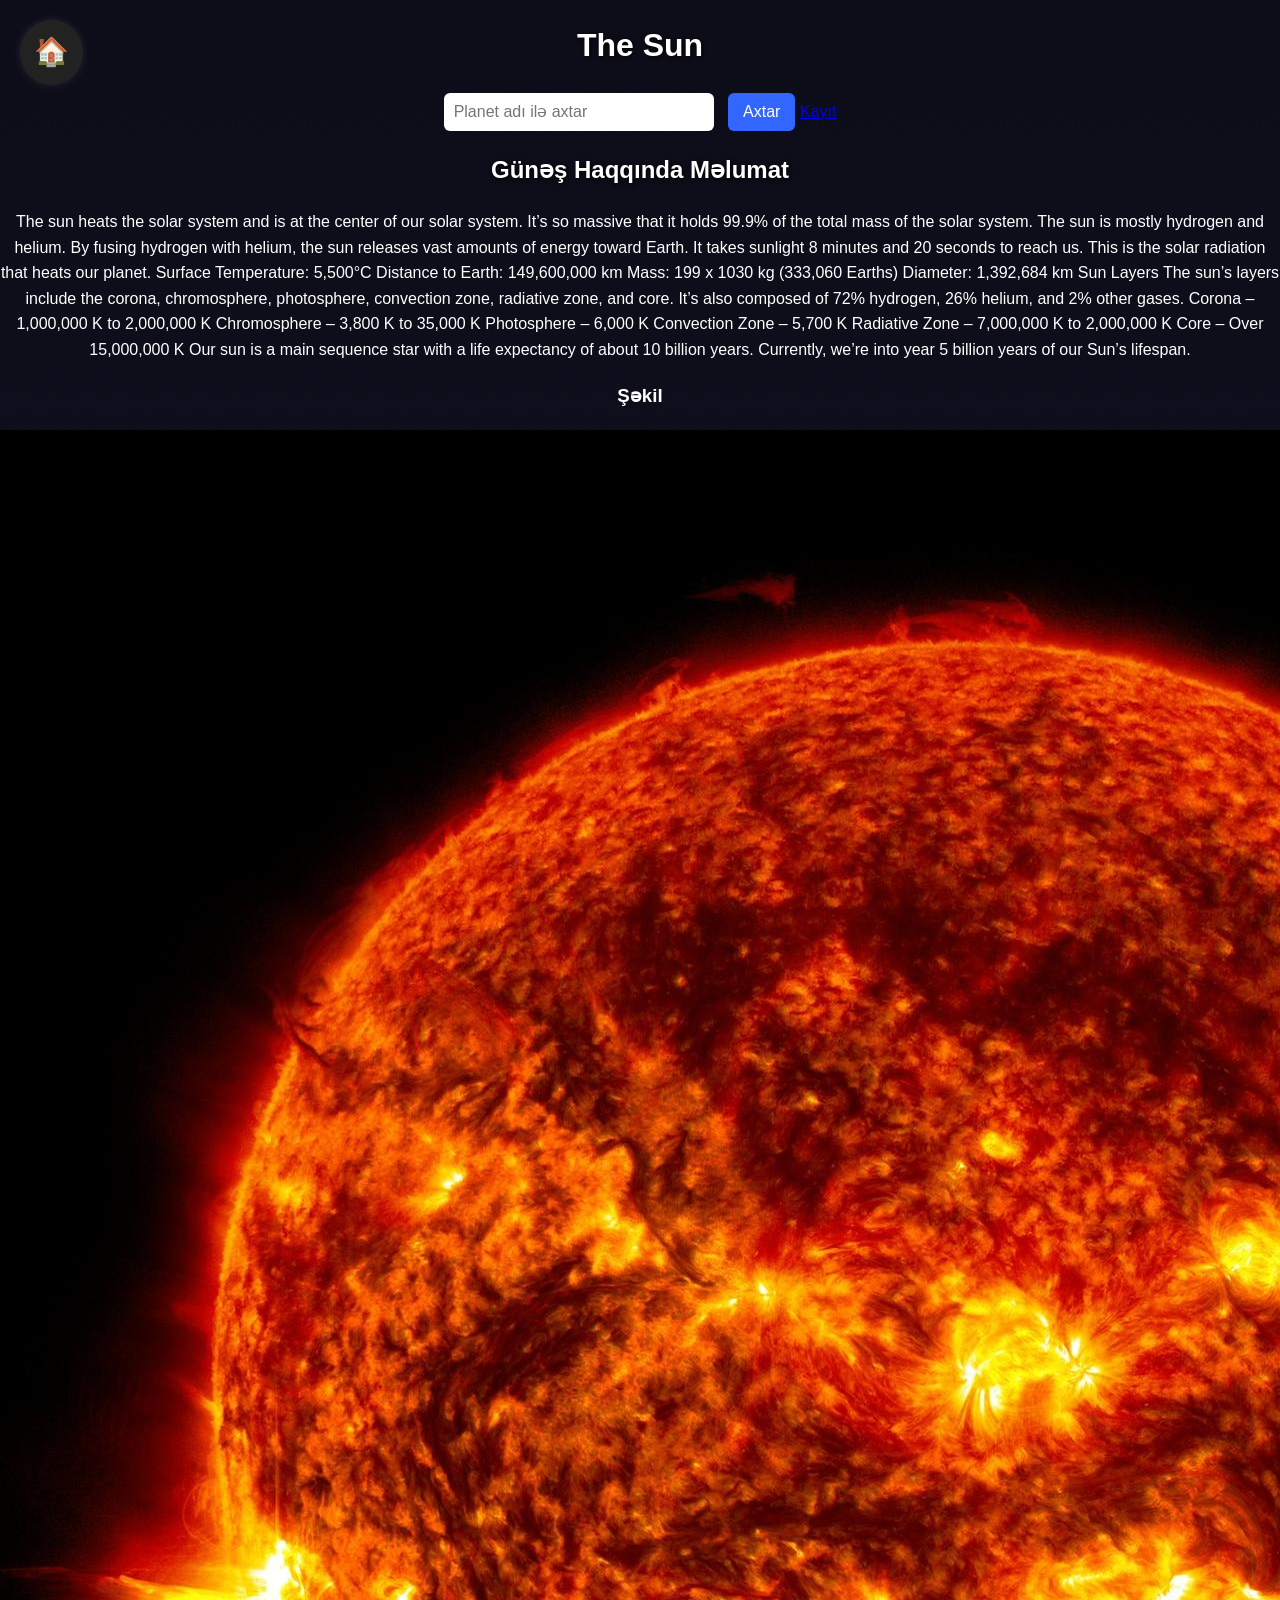
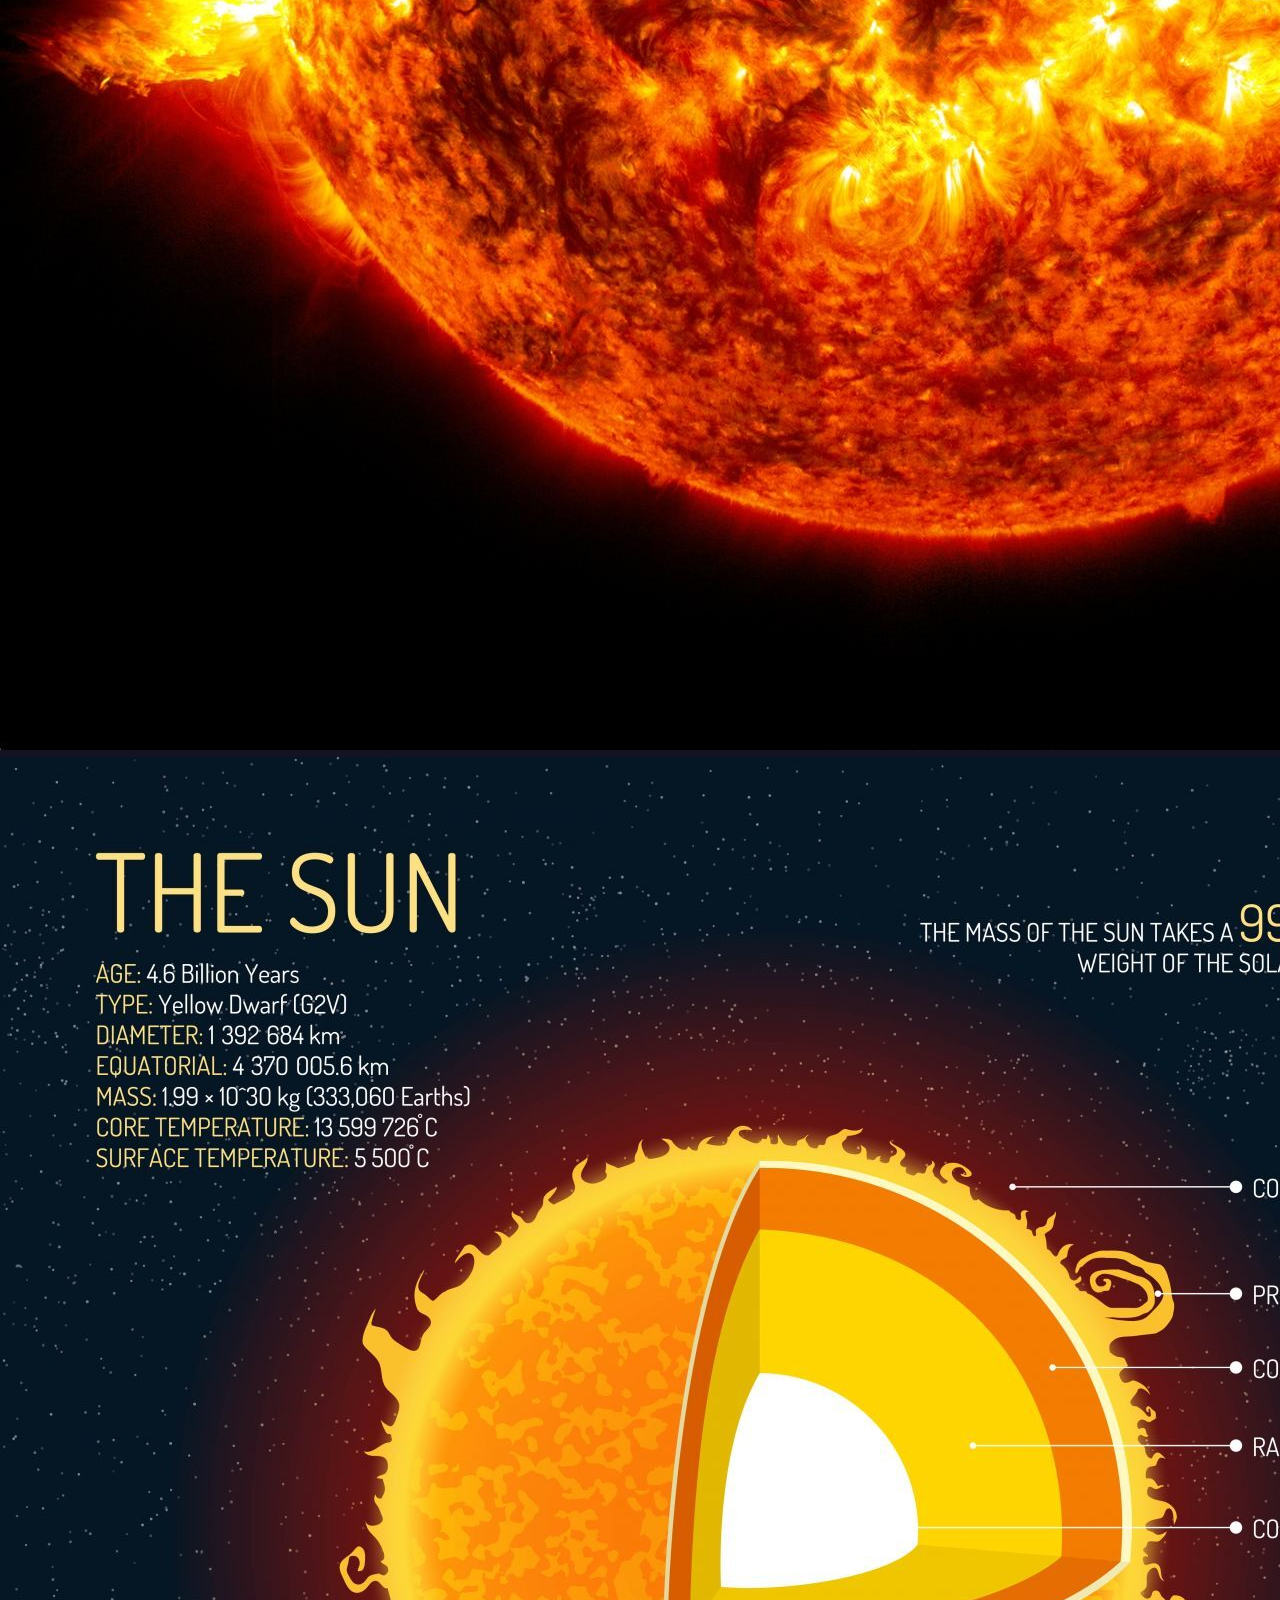
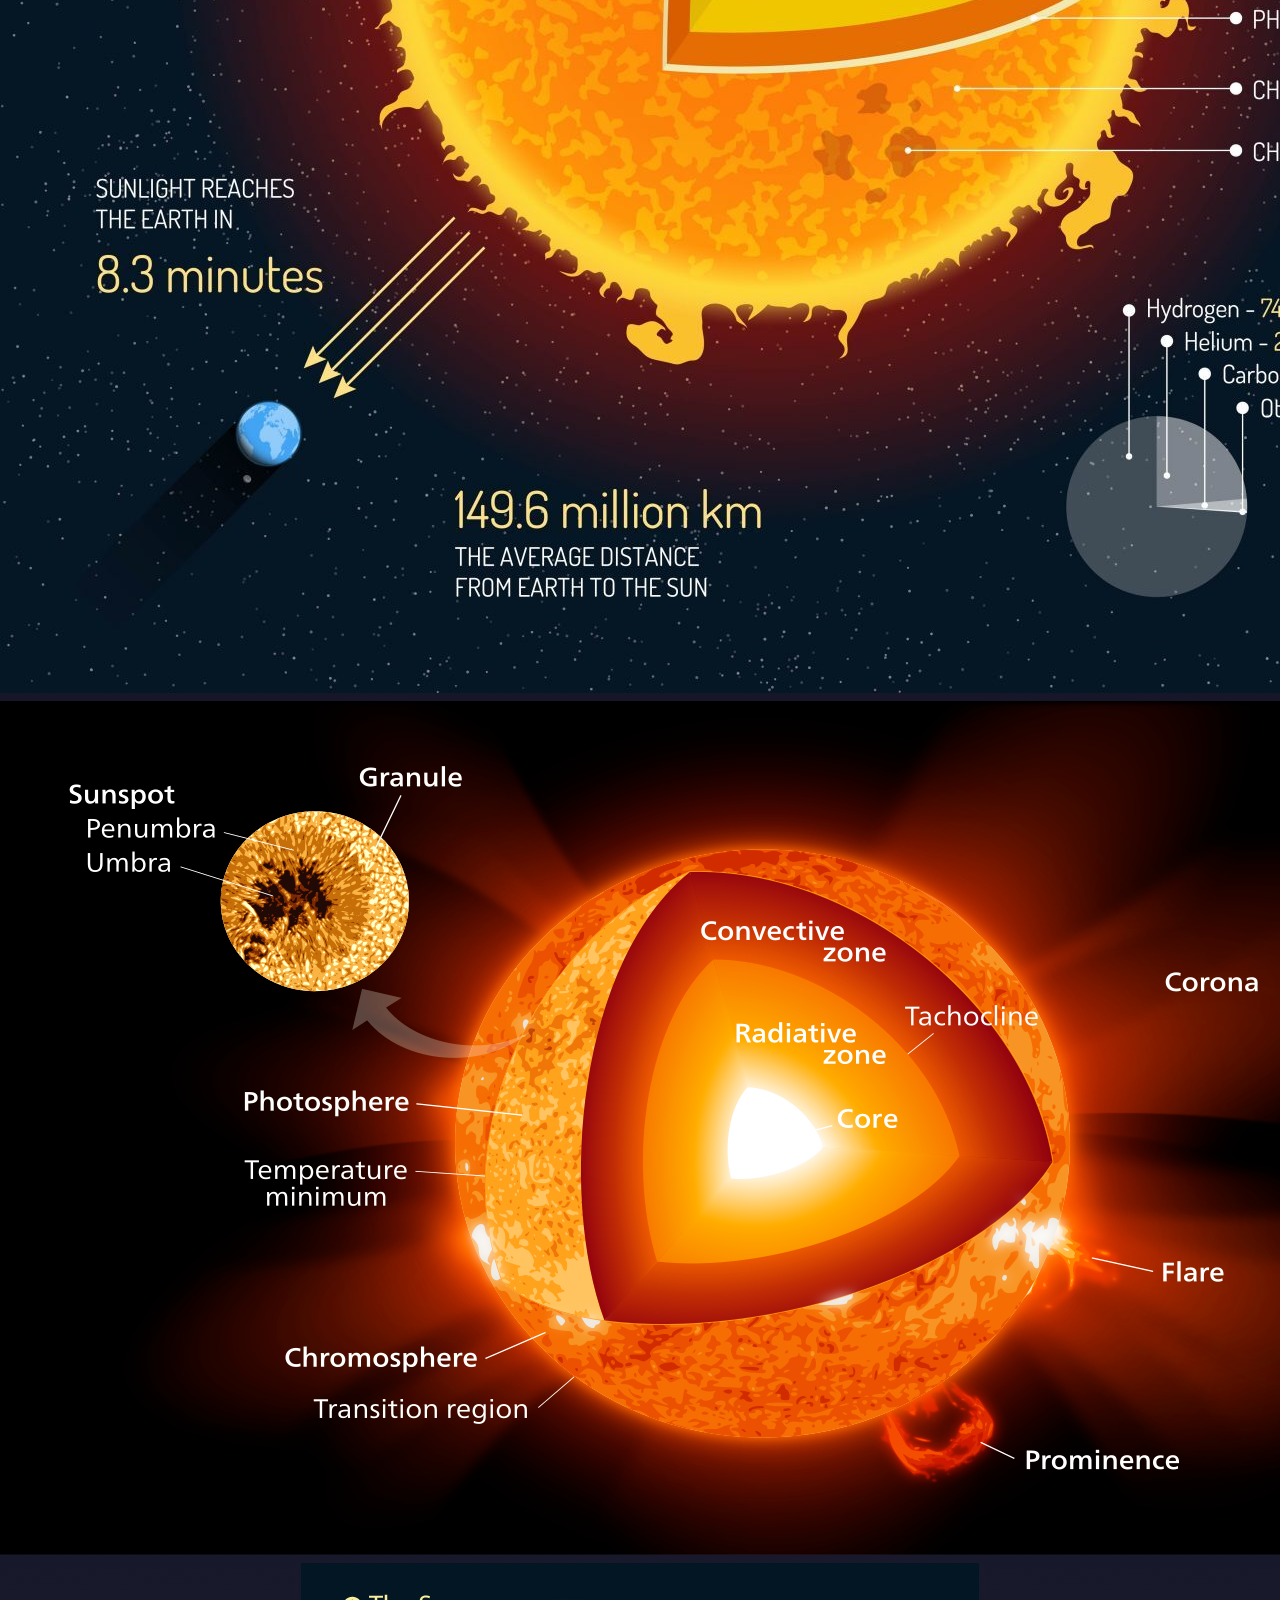
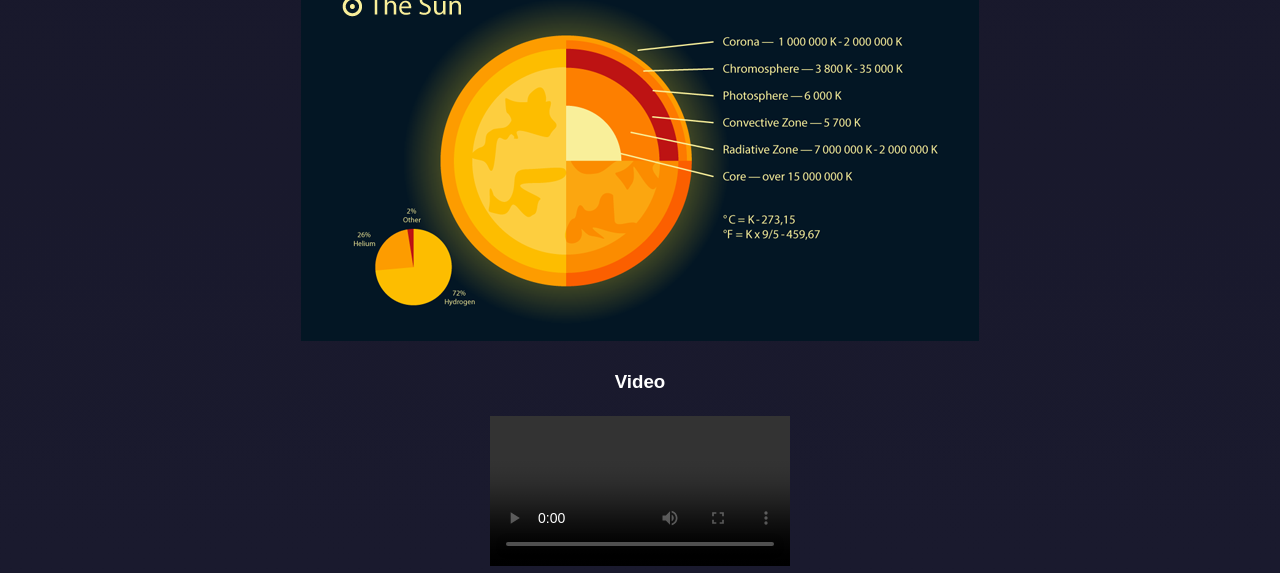
<file: templates/sun.html>
<!DOCTYPE html>
<html lang="en">
<head>
  <a href="{{ url_for('home') }}" class="home-button" title="Ana Səhifəyə Qayıt">🏠</a>  
    <meta charset="UTF-8">
    <meta name="viewport" content="width=device-width, initial-scale=1.0">
    <title>The Sun</title>
    <style>
        body {
          margin: 0;
          padding: 0;
          font-family: 'Segoe UI', sans-serif;
          background: linear-gradient(to bottom, #0d0d1a, #1a1a2e); /* kosmik tünd bənövşəyi ton */
          color: white;
          min-height: 100vh;
          line-height: 1.6;
          text-align: center;
        }
        
        h1, h2 {
          color: #ffffff;
          text-shadow: 1px 1px 4px #000;
          margin-top: 20px;
        }
        
        input[type="text"] {
          padding: 10px;
          width: 250px;
          font-size: 16px;
          border: none;
          border-radius: 6px;
          outline: none;
        }
        
        button {
          padding: 10px 15px;
          font-size: 16px;
          margin-left: 10px;
          background-color: #3366ff;
          color: white;
          border: none;
          border-radius: 6px;
          cursor: pointer;
          transition: background 0.3s ease;
        }
        
        button:hover {
          background-color: #254eda;
        }
        
        .info-section {
          padding: 20px;
          max-width: 900px;
          margin: 0 auto;
        }
        
        .image-section {
          display: flex;
          justify-content: center;
          flex-wrap: wrap;
          gap: 30px;
          margin: 40px 0;
        }
        
        .image-section img {
          width: 100%;
          max-width: 400px;
          height: auto;
          border-radius: 10px;
          box-shadow: 0 0 15px rgba(255, 255, 255, 0.1);
          transition: transform 0.3s ease;
        }
        
        .image-section img:hover {
          transform: scale(1.05);
        }
        .home-button {
  position: absolute;
  top: 20px;
  left: 20px;
  font-size: 28px;
  background-color: #222;
  color: white;
  padding: 10px 14px;
  border-radius: 50%;
  text-decoration: none;
  box-shadow: 0 0 10px rgba(255,255,255,0.1);
  transition: background-color 0.3s ease, transform 0.2s;
  z-index: 1000;
}

.home-button:hover {
  background-color: #444;
  transform: scale(1.1);
}
button[name="action"][value="kaydet"] {
  border-color: yellow;
  color: yellow;
}

button:hover {
  background-color: #21262d;
}
</style>
</head>
<body>

    <h1>The Sun</h1>

    <div class="search">
        <form action="/planet_search" method="get">
            <input type="text" name="query" placeholder="Planet adı ilə axtar" />
            <button type="submit">Axtar</button>
            <a href="/record" class="button">Kayıt</a>
        </form>
    </div>

    <div class="content">
        <h2> Günəş Haqqında Məlumat </h2>
        <p>The sun heats the solar system and is at the center of our solar system. It’s so massive that it holds 99.9% of the total mass of the solar system.

            The sun is mostly hydrogen and helium. By fusing hydrogen with helium, the sun releases vast amounts of energy toward Earth.
            
            It takes sunlight 8 minutes and 20 seconds to reach us. This is the solar radiation that heats our planet.
            
            Surface Temperature: 5,500°C
            Distance to Earth: 149,600,000 km
            Mass: 199 x 1030 kg (333,060 Earths)
            Diameter: 1,392,684 km
            Sun Layers
            The sun’s layers include the corona, chromosphere, photosphere, convection zone, radiative zone, and core. It’s also composed of 72% hydrogen, 26% helium, and 2% other gases.
            
            Corona – 1,000,000 K to 2,000,000 K
            Chromosphere – 3,800 K to 35,000 K
            Photosphere – 6,000 K
            Convection Zone – 5,700 K
            Radiative Zone – 7,000,000 K to 2,000,000 K
            Core – Over 15,000,000 K
            Our sun is a main sequence star with a life expectancy of about 10 billion years. Currently, we’re into year 5 billion years of our Sun’s lifespan.</p>
        
        <h3>Şəkil</h3>
        <img src="../static/img/Sun.jpg" alt="Sun">
        <img src="../static/img/The-Sun-1536x1536.jpg" alt="Sun-Layers">
        <img src="../static/img/Sun_poster.svg.png" alt="Sun_poster">
        <img src="../static/img/Sun-Composition-678x378.png" alt="Sun">
        <h3>Video</h3>
        <video controls>
            <source src="../static/img/c2c614872471c2a6d479ee501c000934.mp4" type="video/mp4">
            Sizin brauzeriniz video elementini dəstəkləmir.
        </video>
    </div>

</body>
</html>
</file>
